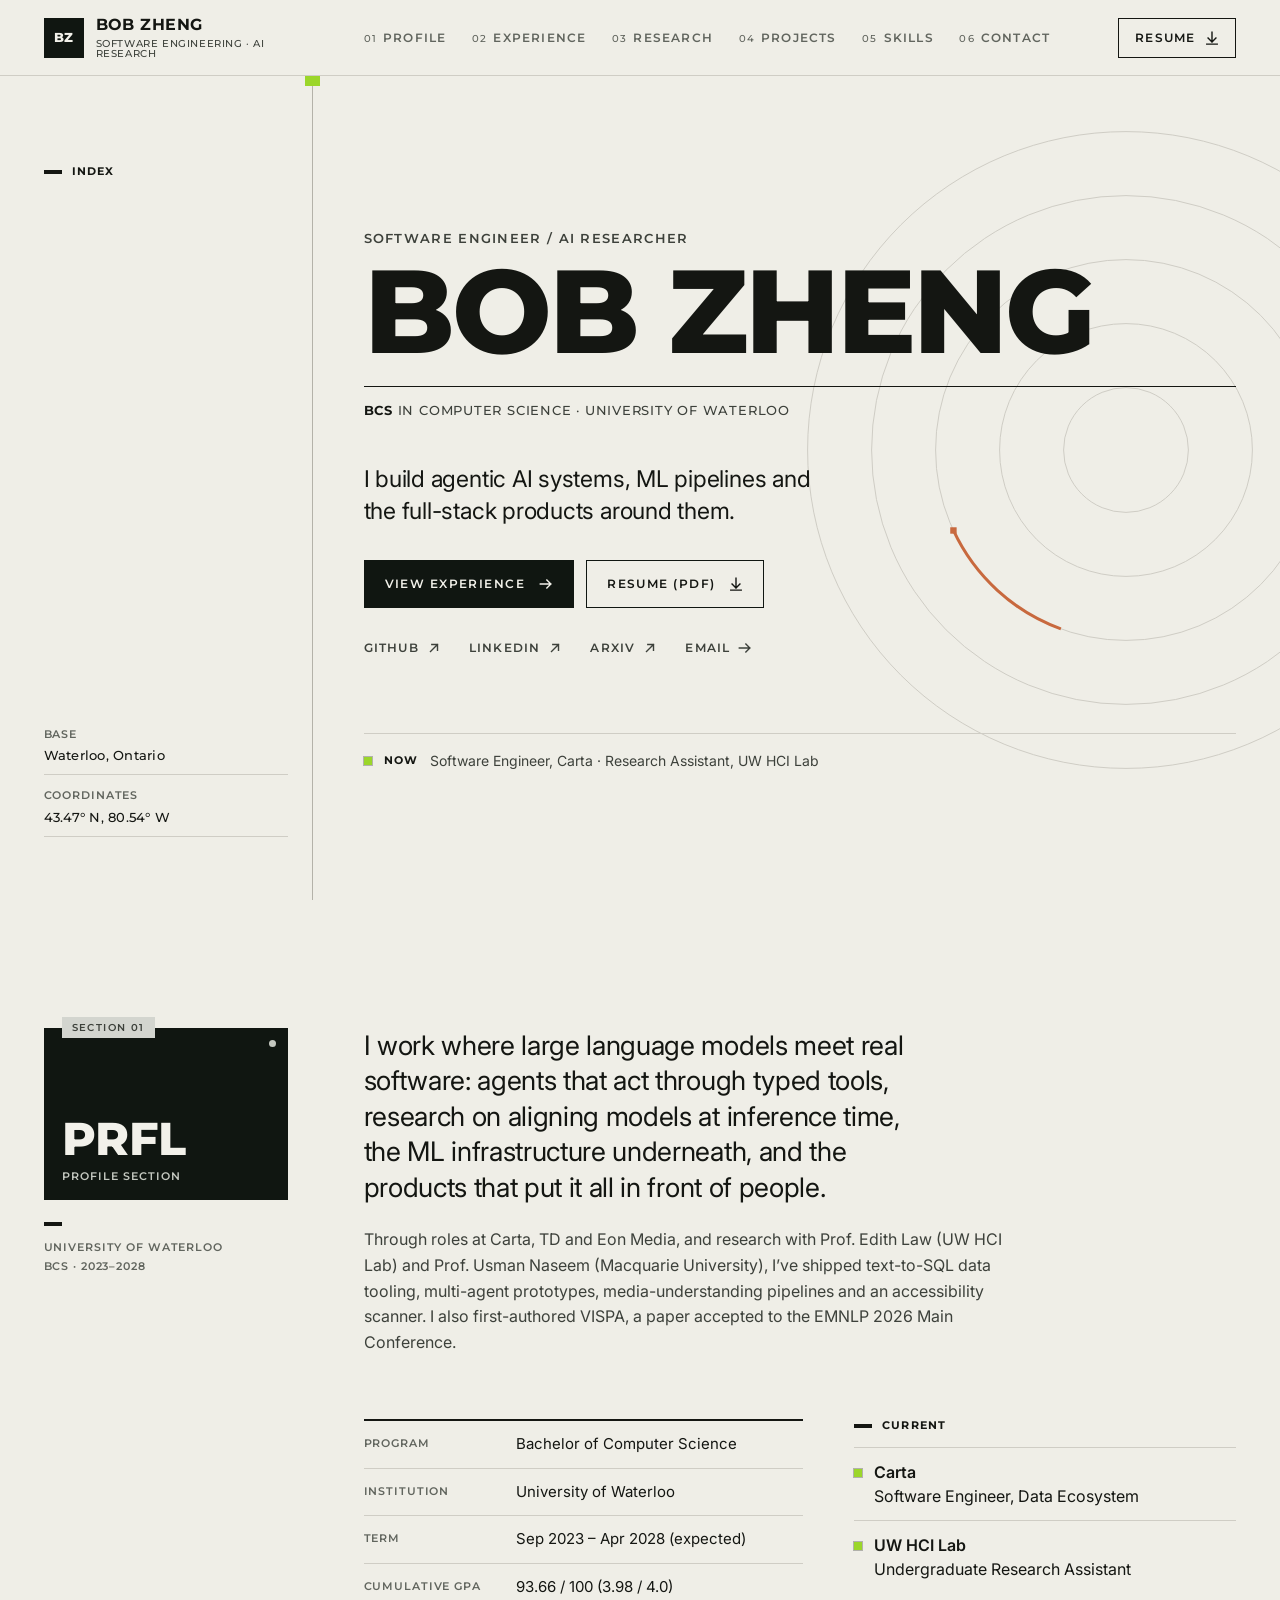
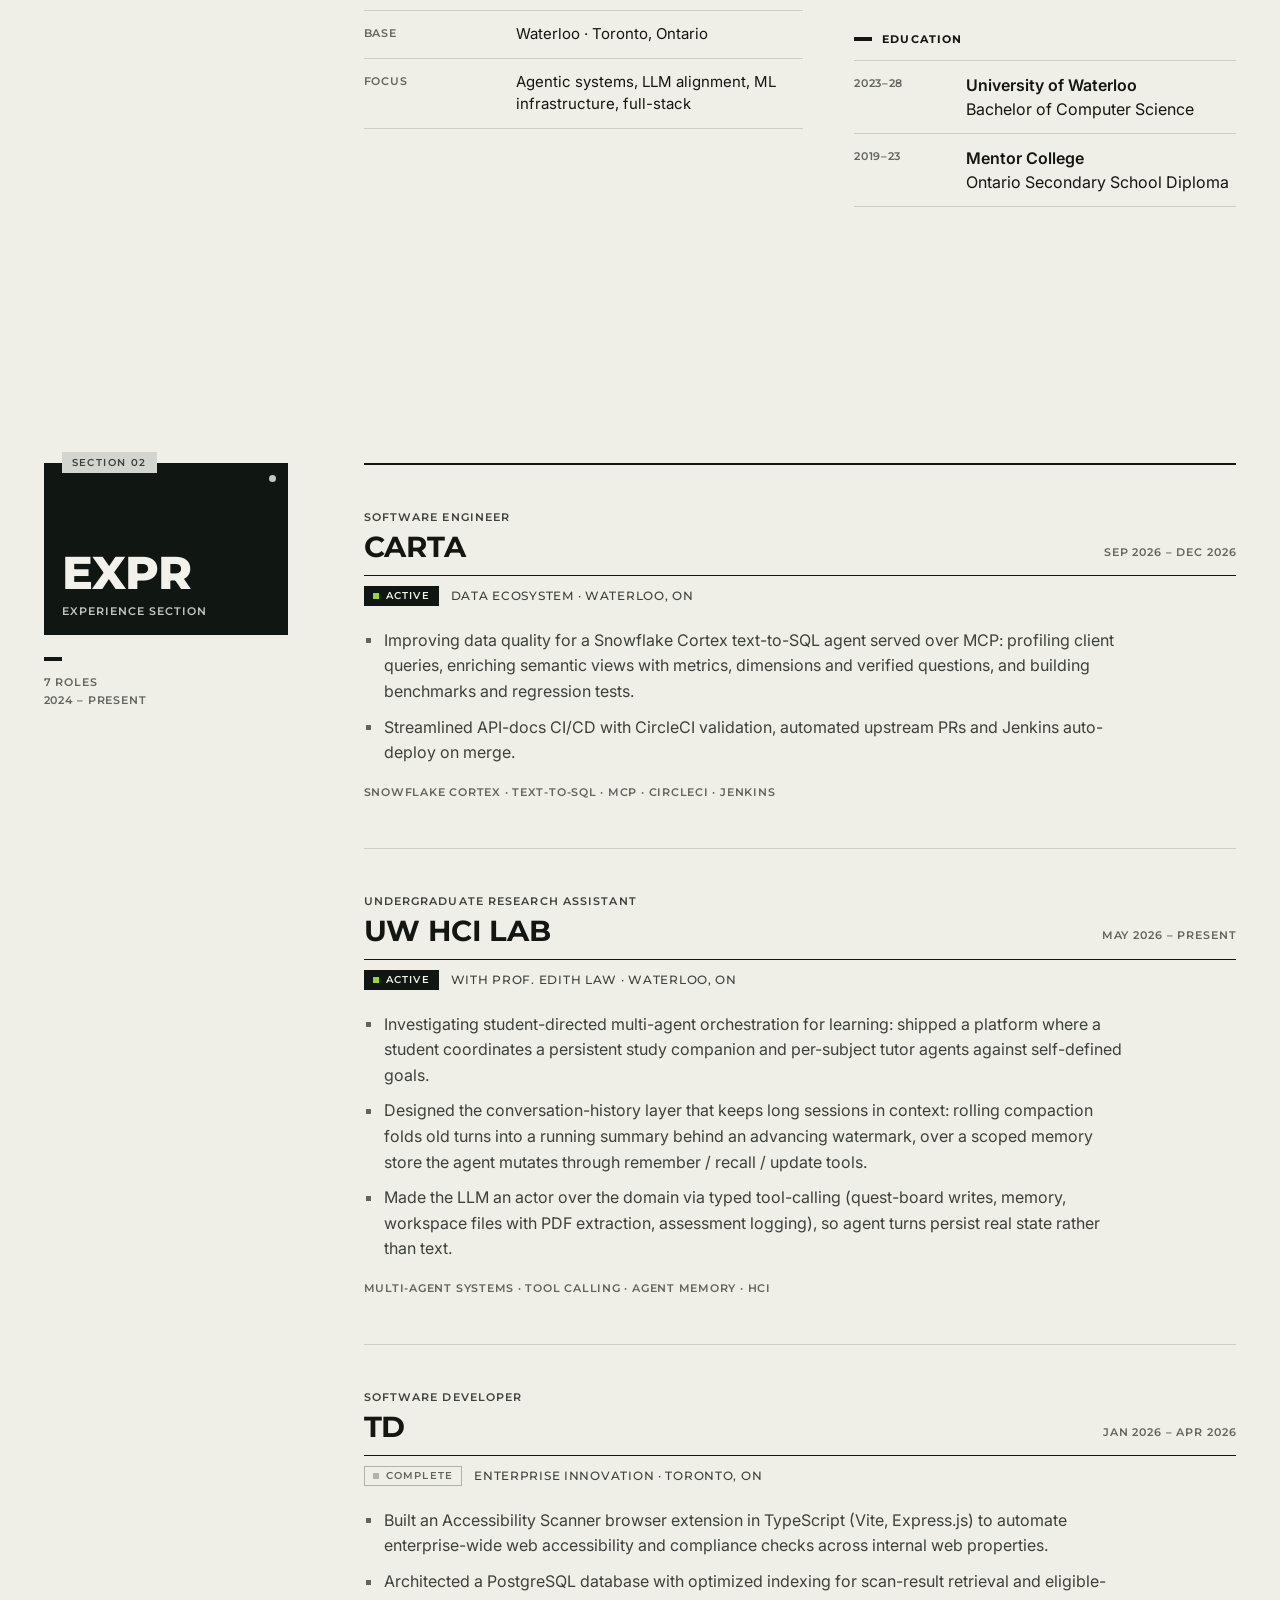
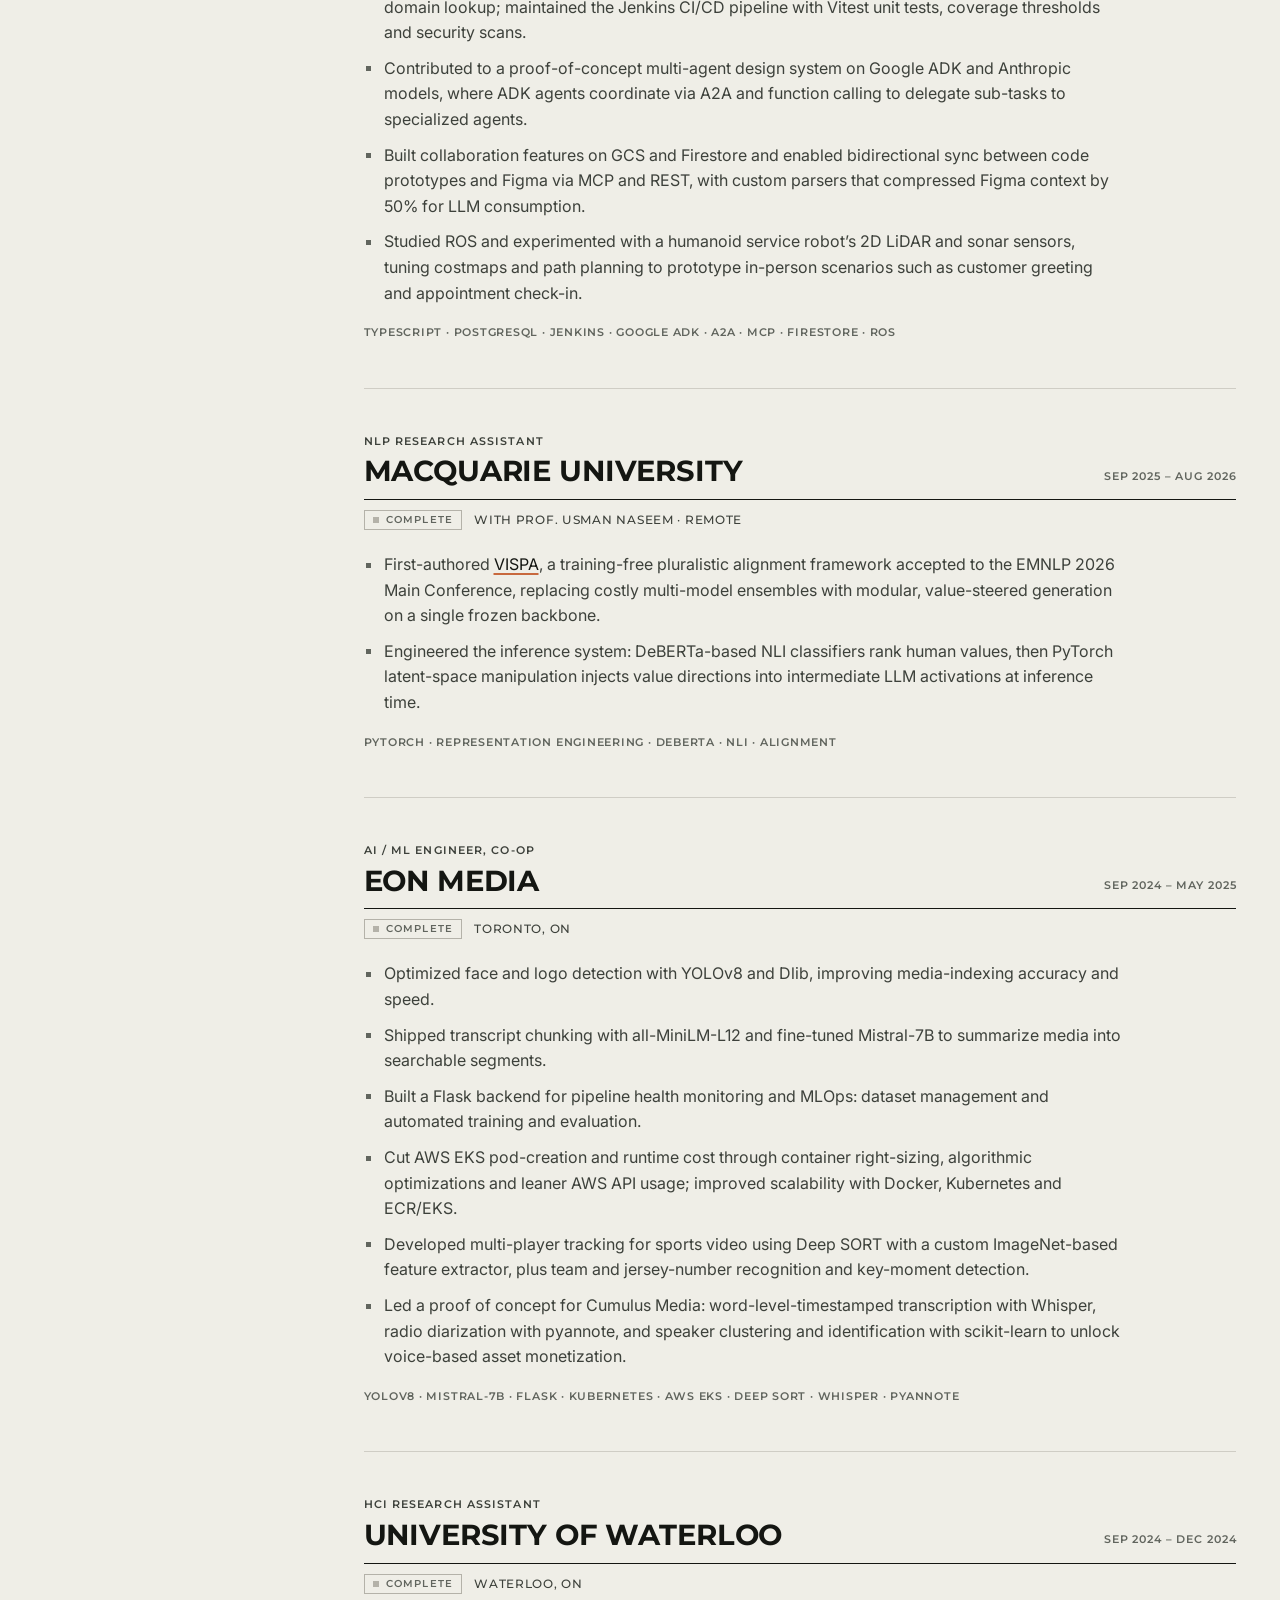
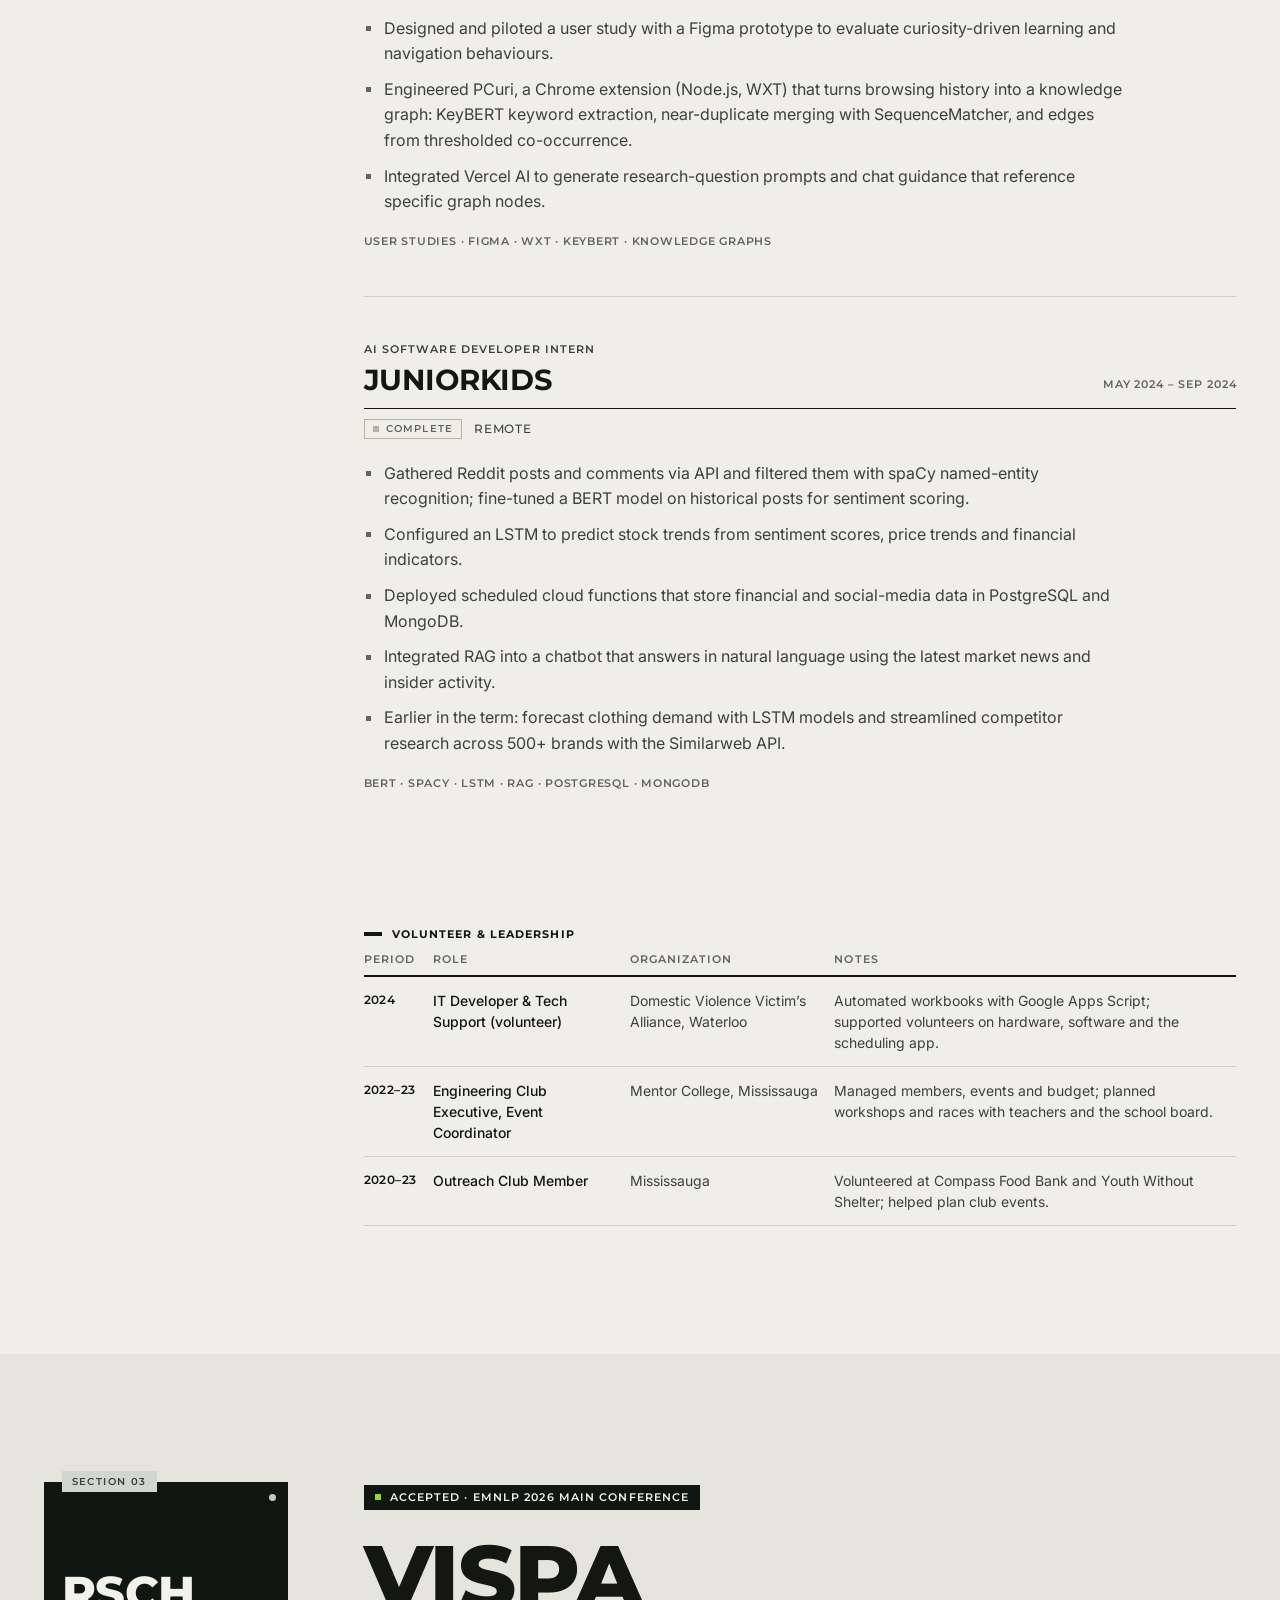
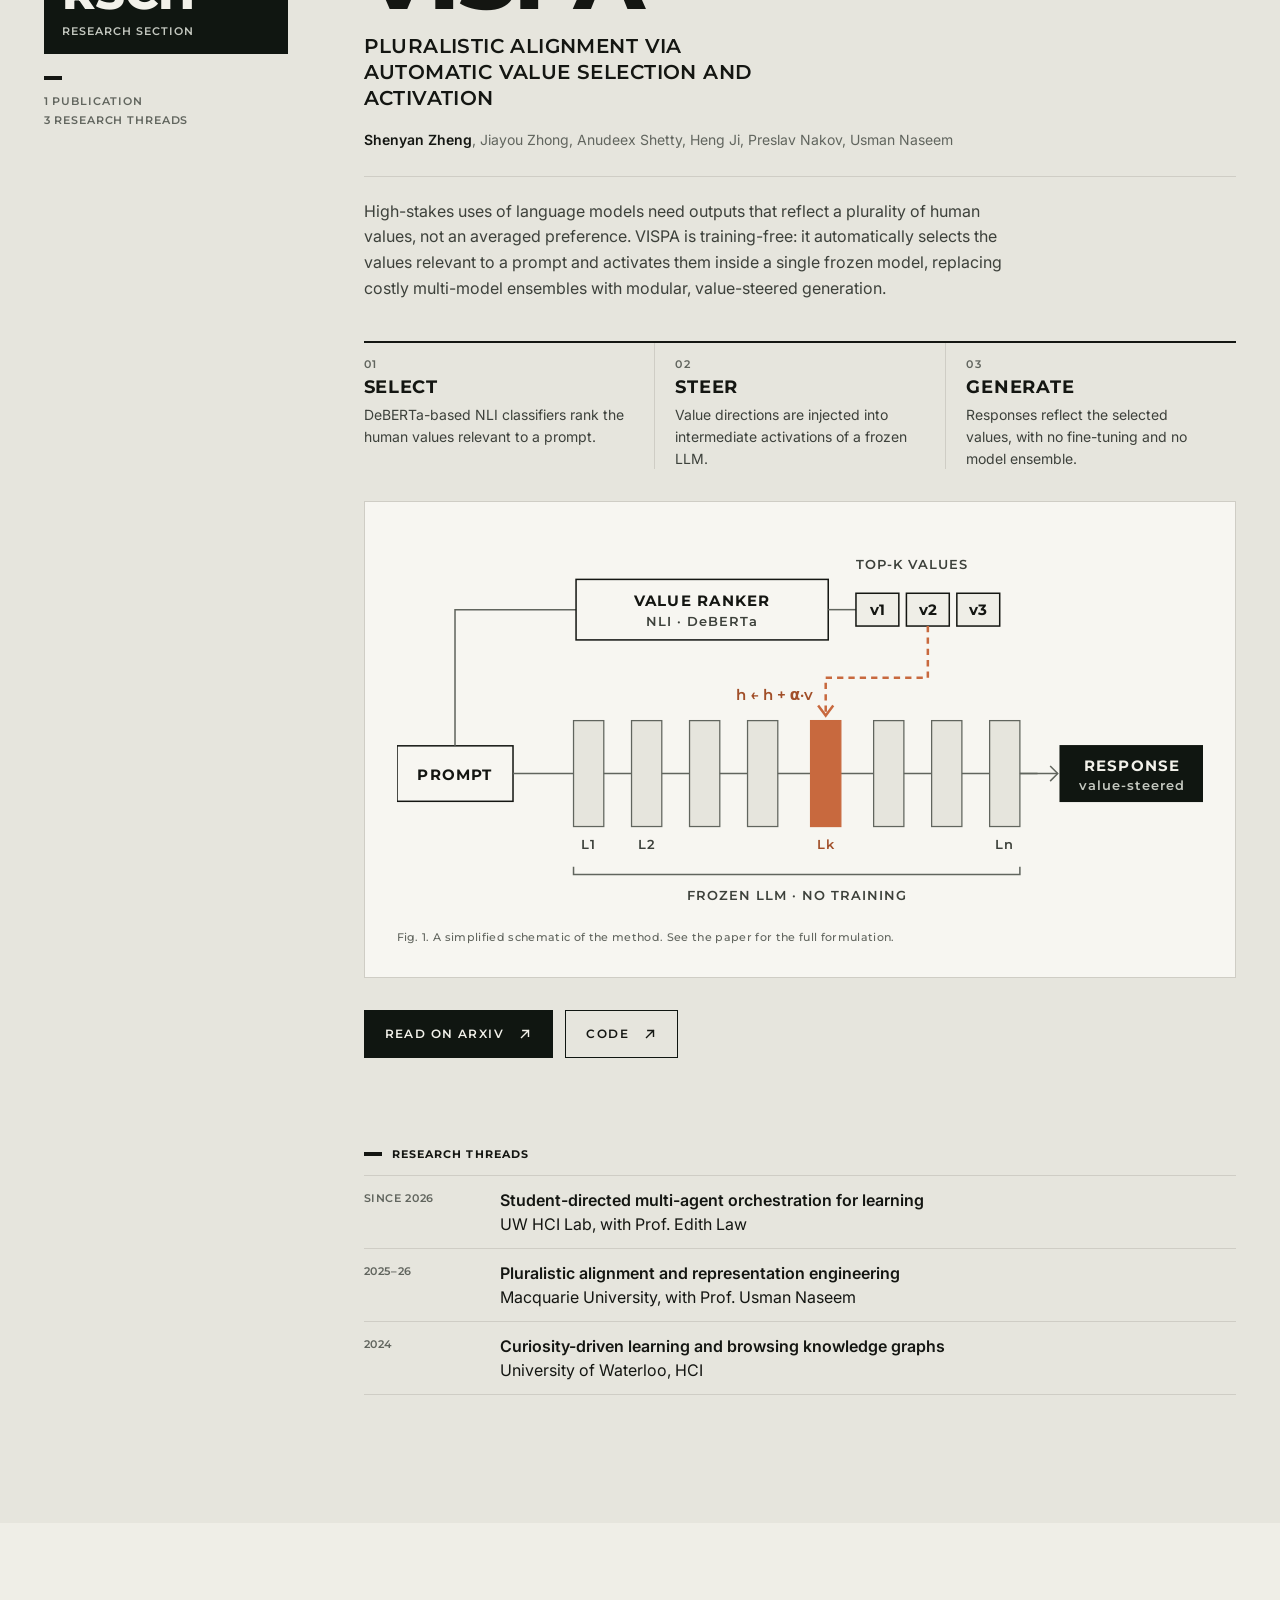
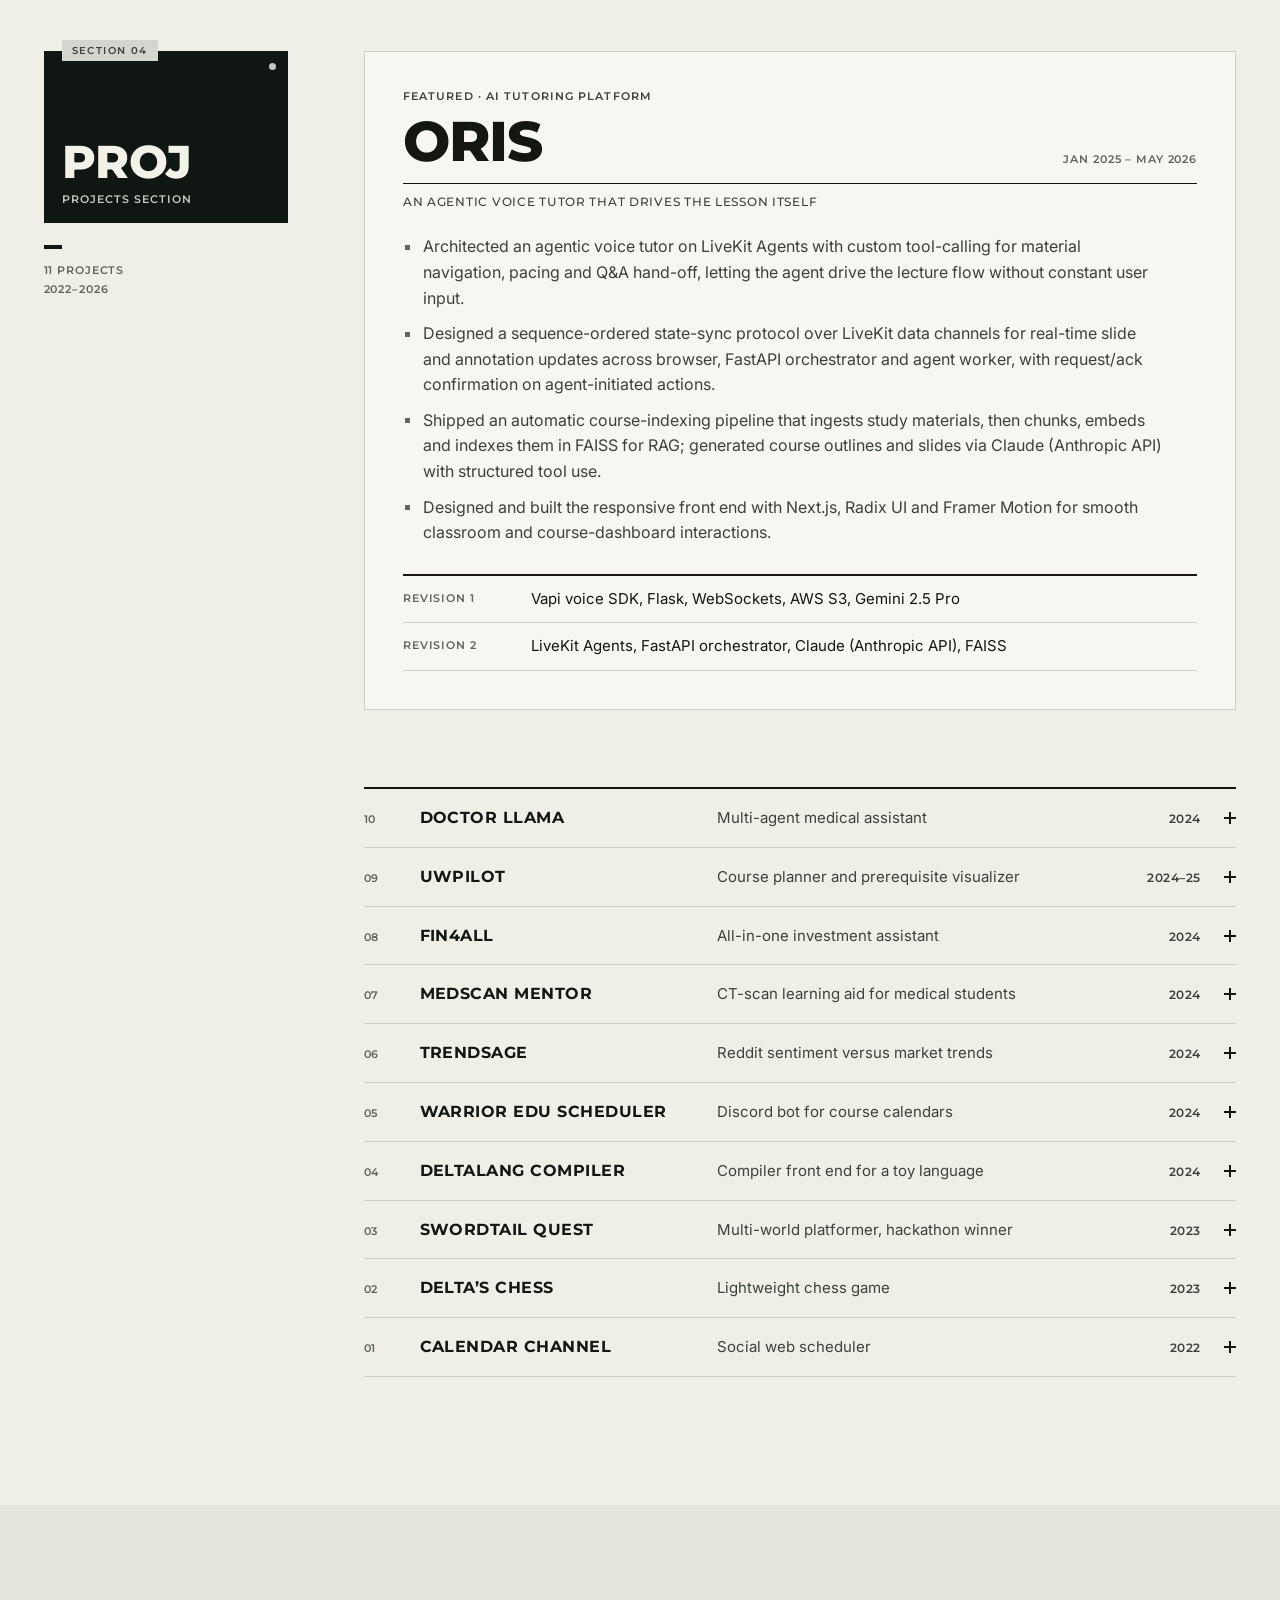
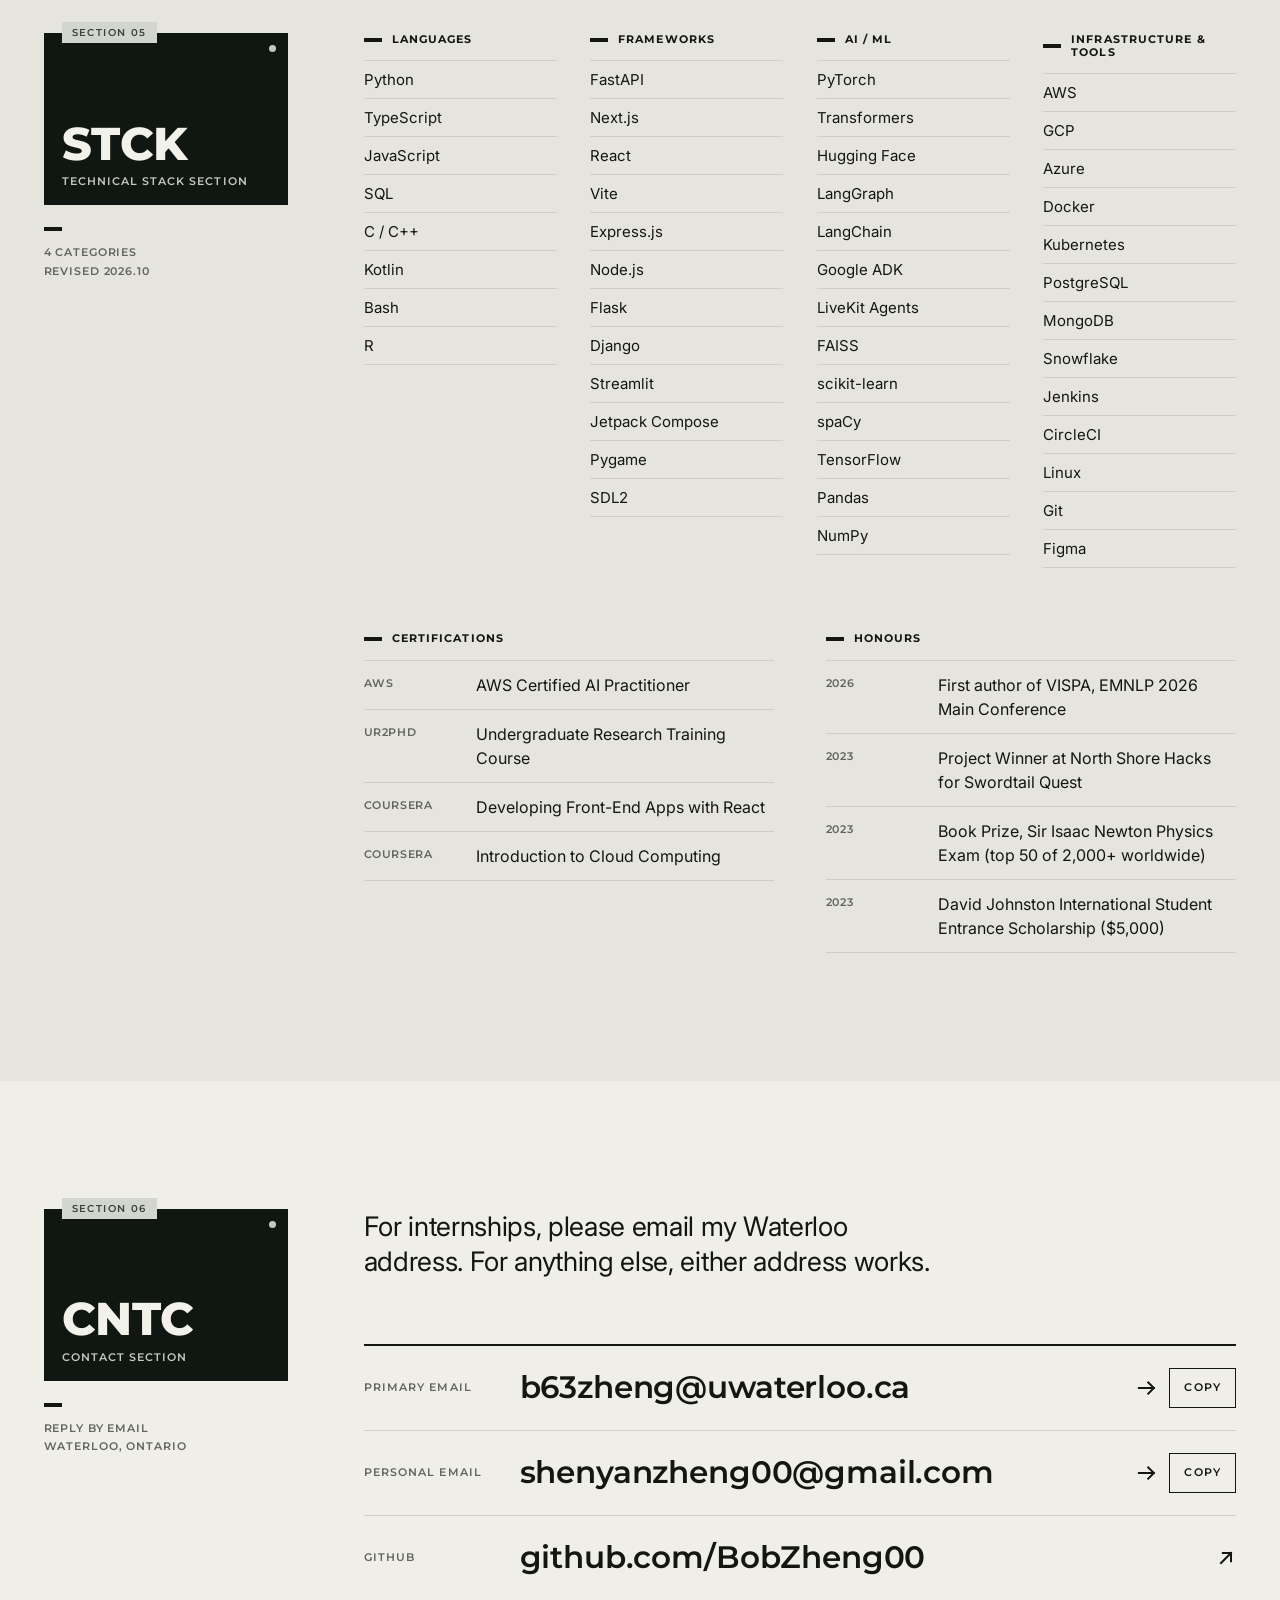
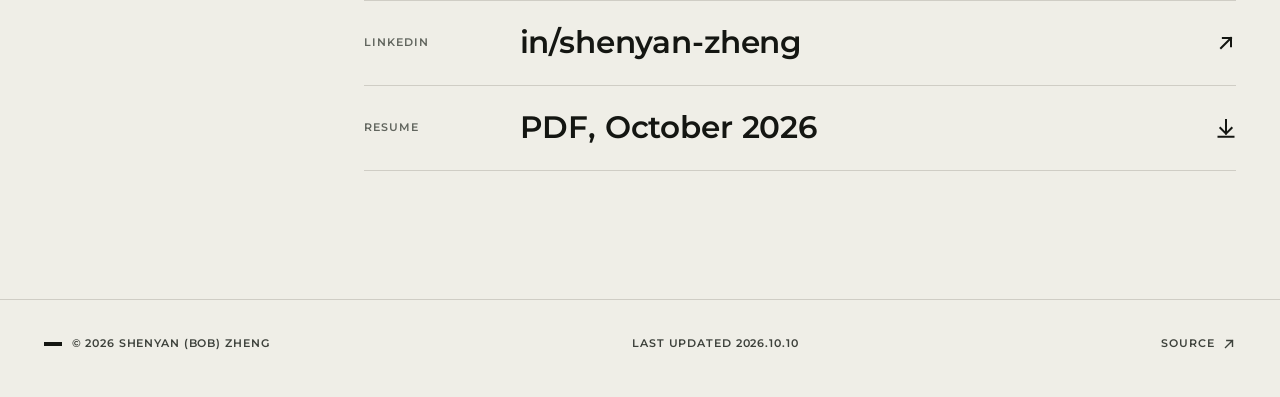
<file: index.html>
<!doctype html>
<html lang="en">
<head>
  <meta charset="utf-8">
  <meta name="viewport" content="width=device-width, initial-scale=1">
  <title>Bob Zheng | Software Engineer &amp; AI Researcher</title>
  <meta name="description" content="Shenyan (Bob) Zheng, Computer Science at the University of Waterloo. Software engineering and AI research: agentic systems, ML infrastructure and full-stack products.">
  <link rel="canonical" href="https://bobzheng.com/">
  <meta name="theme-color" content="#efeee7">
  <meta property="og:type" content="website">
  <meta property="og:site_name" content="Bob Zheng">
  <meta property="og:title" content="Bob Zheng | Software Engineer &amp; AI Researcher">
  <meta property="og:description" content="Computer Science at the University of Waterloo. Software engineering and AI research: agentic systems, ML infrastructure and full-stack products.">
  <meta property="og:url" content="https://bobzheng.com/">
  <meta property="og:image" content="https://bobzheng.com/assets/img/og-card.png">
  <meta property="og:image:width" content="1200">
  <meta property="og:image:height" content="630">
  <meta name="twitter:card" content="summary_large_image">
  <link rel="icon" href="assets/img/favicon.png" type="image/png">
  <link rel="apple-touch-icon" href="assets/img/apple-touch-icon.png">
  <link rel="preconnect" href="https://fonts.googleapis.com">
  <link rel="preconnect" href="https://fonts.gstatic.com" crossorigin>
  <link rel="stylesheet" href="https://fonts.googleapis.com/css2?family=Inter:opsz,wght@14..32,400..600&amp;family=Montserrat:wght@500..800&amp;display=swap">
  <link rel="stylesheet" href="assets/css/site.css">
  <script src="assets/js/site.js" defer></script>
  <script type="application/ld+json">
  {
    "@context": "https://schema.org",
    "@type": "Person",
    "name": "Shenyan (Bob) Zheng",
    "alternateName": "Bob Zheng",
    "url": "https://bobzheng.com/",
    "jobTitle": "Software Engineer",
    "affiliation": { "@type": "CollegeOrUniversity", "name": "University of Waterloo" },
    "sameAs": [
      "https://github.com/BobZheng00",
      "https://www.linkedin.com/in/shenyan-zheng-0ab064274/",
      "https://arxiv.org/abs/2601.12758"
    ]
  }
  </script>
</head>
<body>
  <a class="skip" href="#main">Skip to content</a>

  <svg class="sprite" aria-hidden="true" focusable="false">
    <symbol id="i-arrow" viewBox="0 0 16 16"><path d="M1.5 8h12M9 3.5 13.5 8 9 12.5"/></symbol>
    <symbol id="i-ext" viewBox="0 0 16 16"><path d="M4 12 12 4M5.5 4H12v6.5"/></symbol>
    <symbol id="i-down" viewBox="0 0 16 16"><path d="M8 1.5v11M3.5 8 8 12.5 12.5 8M2 15h12"/></symbol>
  </svg>

  <!-- ===================================================================== Header -->
  <header class="bar">
    <div class="bar__inner">
      <a class="brand" href="#top">
        <span class="brand__mark" aria-hidden="true">BZ</span>
        <span class="brand__text">
          <span class="brand__name">Bob Zheng</span>
          <span class="brand__tag">Software engineering · AI research</span>
        </span>
      </a>
      <nav class="nav" id="nav" aria-label="Sections">
        <ol class="nav__list">
          <li><a class="nav__link" href="#profile"><span class="nav__n">01</span>Profile</a></li>
          <li><a class="nav__link" href="#experience"><span class="nav__n">02</span>Experience</a></li>
          <li><a class="nav__link" href="#research"><span class="nav__n">03</span>Research</a></li>
          <li><a class="nav__link" href="#projects"><span class="nav__n">04</span>Projects</a></li>
          <li><a class="nav__link" href="#skills"><span class="nav__n">05</span>Skills</a></li>
          <li><a class="nav__link" href="#contact"><span class="nav__n">06</span>Contact</a></li>
        </ol>
      </nav>
      <a class="bar__cta" href="assets/docs/Shenyan_Bob_Zheng_Resume.pdf">Resume<svg class="ico" aria-hidden="true"><use href="#i-down"/></svg></a>
      <button class="menu" type="button" aria-expanded="false" aria-controls="nav">Menu</button>
    </div>
  </header>

  <!-- Fixed index rule (desktop): the lime marker shows scroll position -->
  <div class="rule" aria-hidden="true"><i class="rule__marker"></i></div>

  <main id="main" tabindex="-1">

    <!-- =================================================================== Hero -->
    <section class="hero" id="top" aria-labelledby="hero-name">
      <svg class="rings" viewBox="0 0 800 800" aria-hidden="true" focusable="false">
        <circle cx="400" cy="400" r="398"/>
        <circle cx="400" cy="400" r="318"/>
        <circle cx="400" cy="400" r="238"/>
        <circle cx="400" cy="400" r="158"/>
        <circle cx="400" cy="400" r="78"/>
        <path class="rings__arc" d="M318.6 623.6A238 238 0 0 1 184.3 500.6"/>
        <rect class="rings__dot" x="180.3" y="496.6" width="8" height="8"/>
      </svg>

      <div class="frame">
        <div class="frame__side">
          <p class="hero__index"><span class="dash" aria-hidden="true"></span>Index</p>
          <dl class="facts facts--side">
            <div><dt>Base</dt><dd>Waterloo, Ontario</dd></div>
            <div><dt>Coordinates</dt><dd>43.47° N, 80.54° W</dd></div>
          </dl>
        </div>

        <div class="frame__main hero__main">
          <div class="nametag nametag--hero">
            <p class="nametag__role">Software Engineer / AI Researcher</p>
            <h1 class="nametag__name" id="hero-name">Bob Zheng</h1>
            <p class="nametag__cred"><b>BCS</b> in Computer Science · University of Waterloo</p>
          </div>

          <p class="hero__lede">I build agentic AI systems, ML pipelines and the full-stack products around them.</p>

          <div class="hero__actions">
            <a class="btn" href="#experience">View experience<svg class="ico" aria-hidden="true"><use href="#i-arrow"/></svg></a>
            <a class="btn btn--quiet" href="assets/docs/Shenyan_Bob_Zheng_Resume.pdf">Resume (PDF)<svg class="ico" aria-hidden="true"><use href="#i-down"/></svg></a>
          </div>

          <ul class="links">
            <li><a href="https://github.com/BobZheng00">GitHub<svg class="ico" aria-hidden="true"><use href="#i-ext"/></svg></a></li>
            <li><a href="https://www.linkedin.com/in/shenyan-zheng-0ab064274/">LinkedIn<svg class="ico" aria-hidden="true"><use href="#i-ext"/></svg></a></li>
            <li><a href="https://arxiv.org/abs/2601.12758">arXiv<svg class="ico" aria-hidden="true"><use href="#i-ext"/></svg></a></li>
            <li><a href="mailto:b63zheng@uwaterloo.ca">Email<svg class="ico" aria-hidden="true"><use href="#i-arrow"/></svg></a></li>
          </ul>

          <p class="hero__status"><span class="lamp" aria-hidden="true"></span><span class="hero__status-k">Now</span><span data-current data-fallback="BCS student, University of Waterloo">Software Engineer, Carta · Research Assistant, UW HCI Lab</span></p>
        </div>
      </div>
    </section>

    <!-- ================================================================ Profile -->
    <section class="section" id="profile" aria-labelledby="profile-title">
      <div class="frame">
        <div class="frame__side">
          <div class="block">
            <p class="block__tab">Section 01</p>
            <p class="block__code" aria-hidden="true">PRFL</p>
            <h2 class="block__name" id="profile-title">Profile section</h2>
          </div>
          <p class="side-note">University of Waterloo<br>BCS · 2023–2028</p>
        </div>

        <div class="frame__main">
          <p class="lead">I work where large language models meet real software: agents that act through typed tools, research on aligning models at inference time, the ML infrastructure underneath, and the products that put it all in front of people.</p>
          <p class="body measure">Through roles at Carta, TD and Eon Media, and research with Prof. Edith Law (UW HCI Lab) and Prof. Usman Naseem (Macquarie University), I’ve shipped text-to-SQL data tooling, multi-agent prototypes, media-understanding pipelines and an accessibility scanner. I also first-authored VISPA, a paper accepted to the EMNLP 2026 Main Conference.</p>

          <div class="cols">
            <dl class="facts">
              <div><dt>Program</dt><dd>Bachelor of Computer Science</dd></div>
              <div><dt>Institution</dt><dd>University of Waterloo</dd></div>
              <div><dt>Term</dt><dd>Sep 2023 – Apr 2028 (expected)</dd></div>
              <div><dt>Cumulative GPA</dt><dd>93.66 / 100 (3.98 / 4.0)</dd></div>
              <div><dt>Base</dt><dd>Waterloo · Toronto, Ontario</dd></div>
              <div><dt>Focus</dt><dd>Agentic systems, LLM alignment, ML infrastructure, full-stack</dd></div>
            </dl>

            <div class="stack-v">
              <section class="list-block" aria-labelledby="current-title">
                <h3 class="label" id="current-title">Current</h3>
                <ul class="current">
                  <li data-start="2026-09" data-end="2026-12"><span class="lamp" aria-hidden="true"></span><span><b>Carta</b><br>Software Engineer, Data Ecosystem</span></li>
                  <li data-start="2026-05" data-end="present"><span class="lamp" aria-hidden="true"></span><span><b>UW HCI Lab</b><br>Undergraduate Research Assistant</span></li>
                  <li class="current__fallback"><span class="lamp" aria-hidden="true"></span><span><b>University of Waterloo</b><br>Bachelor of Computer Science</span></li>
                </ul>
              </section>
              <section class="list-block" aria-labelledby="edu-title">
                <h3 class="label" id="edu-title">Education</h3>
                <ul class="dated">
                  <li><span class="dated__when">2023–28</span><span><b>University of Waterloo</b><br>Bachelor of Computer Science</span></li>
                  <li><span class="dated__when">2019–23</span><span><b>Mentor College</b><br>Ontario Secondary School Diploma</span></li>
                </ul>
              </section>
            </div>
          </div>
        </div>
      </div>
    </section>

    <!-- ============================================================= Experience -->
    <section class="section" id="experience" aria-labelledby="experience-title">
      <div class="frame">
        <div class="frame__side">
          <div class="block">
            <p class="block__tab">Section 02</p>
            <p class="block__code" aria-hidden="true">EXPR</p>
            <h2 class="block__name" id="experience-title">Experience section</h2>
          </div>
          <p class="side-note">7 roles<br>2024 – present</p>
        </div>

        <div class="frame__main">
          <ol class="records">
            <li class="rec is-active" data-start="2026-09" data-end="2026-12" data-short="Software Engineer, Carta">
              <div class="nametag">
                <p class="nametag__role">Software Engineer</p>
                <h3 class="nametag__name">Carta</h3>
                <p class="nametag__cred"><span class="status" data-status>Active</span>Data Ecosystem · Waterloo, ON</p>
                <p class="nametag__when"><time datetime="2026-09">Sep 2026</time> – <time datetime="2026-12">Dec 2026</time></p>
              </div>
              <ul class="points">
                <li>Improving data quality for a Snowflake Cortex text-to-SQL agent served over MCP: profiling client queries, enriching semantic views with metrics, dimensions and verified questions, and building benchmarks and regression tests.</li>
                <li>Streamlined API-docs CI/CD with CircleCI validation, automated upstream PRs and Jenkins auto-deploy on merge.</li>
              </ul>
              <p class="stackline">Snowflake Cortex · Text-to-SQL · MCP · CircleCI · Jenkins</p>
            </li>

            <li class="rec is-active" data-start="2026-05" data-end="present" data-short="Research Assistant, UW HCI Lab">
              <div class="nametag">
                <p class="nametag__role">Undergraduate Research Assistant</p>
                <h3 class="nametag__name">UW HCI Lab</h3>
                <p class="nametag__cred"><span class="status" data-status>Active</span>With Prof. Edith Law · Waterloo, ON</p>
                <p class="nametag__when"><time datetime="2026-05">May 2026</time> – Present</p>
              </div>
              <ul class="points">
                <li>Investigating student-directed multi-agent orchestration for learning: shipped a platform where a student coordinates a persistent study companion and per-subject tutor agents against self-defined goals.</li>
                <li>Designed the conversation-history layer that keeps long sessions in context: rolling compaction folds old turns into a running summary behind an advancing watermark, over a scoped memory store the agent mutates through remember / recall / update tools.</li>
                <li>Made the LLM an actor over the domain via typed tool-calling (quest-board writes, memory, workspace files with PDF extraction, assessment logging), so agent turns persist real state rather than text.</li>
              </ul>
              <p class="stackline">Multi-agent systems · Tool calling · Agent memory · HCI</p>
            </li>

            <li class="rec" data-start="2026-01" data-end="2026-04" data-short="Software Developer, TD">
              <div class="nametag">
                <p class="nametag__role">Software Developer</p>
                <h3 class="nametag__name">TD</h3>
                <p class="nametag__cred"><span class="status" data-status>Complete</span>Enterprise Innovation · Toronto, ON</p>
                <p class="nametag__when"><time datetime="2026-01">Jan 2026</time> – <time datetime="2026-04">Apr 2026</time></p>
              </div>
              <ul class="points">
                <li>Built an Accessibility Scanner browser extension in TypeScript (Vite, Express.js) to automate enterprise-wide web accessibility and compliance checks across internal web properties.</li>
                <li>Architected a PostgreSQL database with optimized indexing for scan-result retrieval and eligible-domain lookup; maintained the Jenkins CI/CD pipeline with Vitest unit tests, coverage thresholds and security scans.</li>
                <li>Contributed to a proof-of-concept multi-agent design system on Google ADK and Anthropic models, where ADK agents coordinate via A2A and function calling to delegate sub-tasks to specialized agents.</li>
                <li>Built collaboration features on GCS and Firestore and enabled bidirectional sync between code prototypes and Figma via MCP and REST, with custom parsers that compressed Figma context by 50% for LLM consumption.</li>
                <li>Studied ROS and experimented with a humanoid service robot’s 2D LiDAR and sonar sensors, tuning costmaps and path planning to prototype in-person scenarios such as customer greeting and appointment check-in.</li>
              </ul>
              <p class="stackline">TypeScript · PostgreSQL · Jenkins · Google ADK · A2A · MCP · Firestore · ROS</p>
            </li>

            <li class="rec" data-start="2025-09" data-end="2026-08" data-short="Research Assistant, Macquarie University">
              <div class="nametag">
                <p class="nametag__role">NLP Research Assistant</p>
                <h3 class="nametag__name">Macquarie University</h3>
                <p class="nametag__cred"><span class="status" data-status>Complete</span>With Prof. Usman Naseem · Remote</p>
                <p class="nametag__when"><time datetime="2025-09">Sep 2025</time> – <time datetime="2026-08">Aug 2026</time></p>
              </div>
              <ul class="points">
                <li>First-authored <a href="#research">VISPA</a>, a training-free pluralistic alignment framework accepted to the EMNLP 2026 Main Conference, replacing costly multi-model ensembles with modular, value-steered generation on a single frozen backbone.</li>
                <li>Engineered the inference system: DeBERTa-based NLI classifiers rank human values, then PyTorch latent-space manipulation injects value directions into intermediate LLM activations at inference time.</li>
              </ul>
              <p class="stackline">PyTorch · Representation engineering · DeBERTa · NLI · Alignment</p>
            </li>

            <li class="rec" data-start="2024-09" data-end="2025-05" data-short="ML Engineer, Eon Media">
              <div class="nametag">
                <p class="nametag__role">AI / ML Engineer, Co-op</p>
                <h3 class="nametag__name">Eon Media</h3>
                <p class="nametag__cred"><span class="status" data-status>Complete</span>Toronto, ON</p>
                <p class="nametag__when"><time datetime="2024-09">Sep 2024</time> – <time datetime="2025-05">May 2025</time></p>
              </div>
              <ul class="points">
                <li>Optimized face and logo detection with YOLOv8 and Dlib, improving media-indexing accuracy and speed.</li>
                <li>Shipped transcript chunking with all-MiniLM-L12 and fine-tuned Mistral-7B to summarize media into searchable segments.</li>
                <li>Built a Flask backend for pipeline health monitoring and MLOps: dataset management and automated training and evaluation.</li>
                <li>Cut AWS EKS pod-creation and runtime cost through container right-sizing, algorithmic optimizations and leaner AWS API usage; improved scalability with Docker, Kubernetes and ECR/EKS.</li>
                <li>Developed multi-player tracking for sports video using Deep SORT with a custom ImageNet-based feature extractor, plus team and jersey-number recognition and key-moment detection.</li>
                <li>Led a proof of concept for Cumulus Media: word-level-timestamped transcription with Whisper, radio diarization with pyannote, and speaker clustering and identification with scikit-learn to unlock voice-based asset monetization.</li>
              </ul>
              <p class="stackline">YOLOv8 · Mistral-7B · Flask · Kubernetes · AWS EKS · Deep SORT · Whisper · pyannote</p>
            </li>

            <li class="rec" data-start="2024-09" data-end="2024-12" data-short="Research Assistant, University of Waterloo">
              <div class="nametag">
                <p class="nametag__role">HCI Research Assistant</p>
                <h3 class="nametag__name">University of Waterloo</h3>
                <p class="nametag__cred"><span class="status" data-status>Complete</span>Waterloo, ON</p>
                <p class="nametag__when"><time datetime="2024-09">Sep 2024</time> – <time datetime="2024-12">Dec 2024</time></p>
              </div>
              <ul class="points">
                <li>Designed and piloted a user study with a Figma prototype to evaluate curiosity-driven learning and navigation behaviours.</li>
                <li>Engineered PCuri, a Chrome extension (Node.js, WXT) that turns browsing history into a knowledge graph: KeyBERT keyword extraction, near-duplicate merging with SequenceMatcher, and edges from thresholded co-occurrence.</li>
                <li>Integrated Vercel AI to generate research-question prompts and chat guidance that reference specific graph nodes.</li>
              </ul>
              <p class="stackline">User studies · Figma · WXT · KeyBERT · Knowledge graphs</p>
            </li>

            <li class="rec" data-start="2024-05" data-end="2024-09" data-short="AI Developer Intern, JuniorKids">
              <div class="nametag">
                <p class="nametag__role">AI Software Developer Intern</p>
                <h3 class="nametag__name">JuniorKids</h3>
                <p class="nametag__cred"><span class="status" data-status>Complete</span>Remote</p>
                <p class="nametag__when"><time datetime="2024-05">May 2024</time> – <time datetime="2024-09">Sep 2024</time></p>
              </div>
              <ul class="points">
                <li>Gathered Reddit posts and comments via API and filtered them with spaCy named-entity recognition; fine-tuned a BERT model on historical posts for sentiment scoring.</li>
                <li>Configured an LSTM to predict stock trends from sentiment scores, price trends and financial indicators.</li>
                <li>Deployed scheduled cloud functions that store financial and social-media data in PostgreSQL and MongoDB.</li>
                <li>Integrated RAG into a chatbot that answers in natural language using the latest market news and insider activity.</li>
                <li>Earlier in the term: forecast clothing demand with LSTM models and streamlined competitor research across 500+ brands with the Similarweb API.</li>
              </ul>
              <p class="stackline">BERT · spaCy · LSTM · RAG · PostgreSQL · MongoDB</p>
            </li>
          </ol>

          <section class="earlier" aria-labelledby="earlier-title">
            <h3 class="label" id="earlier-title">Volunteer &amp; leadership</h3>
            <table class="table">
              <thead><tr><th scope="col">Period</th><th scope="col">Role</th><th scope="col">Organization</th><th scope="col">Notes</th></tr></thead>
              <tbody>
                <tr><td>2024</td><td>IT Developer &amp; Tech Support (volunteer)</td><td>Domestic Violence Victim’s Alliance, Waterloo</td><td>Automated workbooks with Google Apps Script; supported volunteers on hardware, software and the scheduling app.</td></tr>
                <tr><td>2022–23</td><td>Engineering Club Executive, Event Coordinator</td><td>Mentor College, Mississauga</td><td>Managed members, events and budget; planned workshops and races with teachers and the school board.</td></tr>
                <tr><td>2020–23</td><td>Outreach Club Member</td><td>Mississauga</td><td>Volunteered at Compass Food Bank and Youth Without Shelter; helped plan club events.</td></tr>
              </tbody>
            </table>
          </section>
        </div>
      </div>
    </section>

    <!-- =============================================================== Research -->
    <section class="section section--sunk" id="research" aria-labelledby="research-title">
      <div class="frame">
        <div class="frame__side">
          <div class="block">
            <p class="block__tab">Section 03</p>
            <p class="block__code" aria-hidden="true">RSCH</p>
            <h2 class="block__name" id="research-title">Research section</h2>
          </div>
          <p class="side-note">1 publication<br>3 research threads</p>
        </div>

        <div class="frame__main">
          <article class="paper" aria-labelledby="vispa-title">
            <p class="flag">Accepted · EMNLP 2026 Main Conference</p>
            <h3 class="paper__title" id="vispa-title"><span class="paper__acronym">VISPA</span><span class="paper__full">Pluralistic Alignment via Automatic Value Selection and Activation</span></h3>
            <p class="paper__authors"><b>Shenyan Zheng</b>, Jiayou Zhong, Anudeex Shetty, Heng Ji, Preslav Nakov, Usman Naseem</p>
            <p class="body measure">High-stakes uses of language models need outputs that reflect a plurality of human values, not an averaged preference. VISPA is training-free: it automatically selects the values relevant to a prompt and activates them inside a single frozen model, replacing costly multi-model ensembles with modular, value-steered generation.</p>

            <ol class="steps">
              <li><span class="steps__n">01</span><span class="steps__k">Select</span><span class="steps__v">DeBERTa-based NLI classifiers rank the human values relevant to a prompt.</span></li>
              <li><span class="steps__n">02</span><span class="steps__k">Steer</span><span class="steps__v">Value directions are injected into intermediate activations of a frozen LLM.</span></li>
              <li><span class="steps__n">03</span><span class="steps__k">Generate</span><span class="steps__v">Responses reflect the selected values, with no fine-tuning and no model ensemble.</span></li>
            </ol>

            <figure class="figure">
              <svg class="schematic" viewBox="0 0 640 300" role="img" aria-labelledby="fig-title">
                <title id="fig-title">Simplified schematic: a value ranker selects top-k values for a prompt, and their directions are added to one intermediate layer of a frozen language model.</title>
                <rect class="s-box" x="0" y="168" width="92" height="44"/>
                <text class="s-label" x="46" y="195" text-anchor="middle">PROMPT</text>
                <path class="s-line" d="M46 168V60h96"/>
                <rect class="s-box" x="142" y="36" width="200" height="48"/>
                <text class="s-label" x="242" y="57" text-anchor="middle">VALUE RANKER</text>
                <text class="s-sub" x="242" y="73" text-anchor="middle">NLI · DeBERTa</text>
                <path class="s-line" d="M342 60h22"/>
                <text class="s-sub" x="364" y="28">TOP-K VALUES</text>
                <rect class="s-chip" x="364" y="47" width="34" height="26"/><text class="s-chip-t" x="381" y="64" text-anchor="middle">v1</text>
                <rect class="s-chip" x="404" y="47" width="34" height="26"/><text class="s-chip-t" x="421" y="64" text-anchor="middle">v2</text>
                <rect class="s-chip" x="444" y="47" width="34" height="26"/><text class="s-chip-t" x="461" y="64" text-anchor="middle">v3</text>
                <path class="s-inject" d="M421 73v41H340v28"/>
                <path class="s-inject-head" d="m334 136 6 8 6-8"/>
                <text class="s-eq" x="330" y="132" text-anchor="end">h ← h + α·v</text>
                <path class="s-line" d="M92 190h416"/>
                <g class="s-layers">
                  <rect x="140" y="148" width="24" height="84"/><rect x="186" y="148" width="24" height="84"/>
                  <rect x="232" y="148" width="24" height="84"/><rect x="278" y="148" width="24" height="84"/>
                  <rect class="is-hit" x="328" y="148" width="24" height="84"/><rect x="378" y="148" width="24" height="84"/>
                  <rect x="424" y="148" width="24" height="84"/><rect x="470" y="148" width="24" height="84"/>
                </g>
                <text class="s-sub" x="152" y="250" text-anchor="middle">L1</text>
                <text class="s-sub" x="198" y="250" text-anchor="middle">L2</text>
                <text class="s-sub s-hit" x="340" y="250" text-anchor="middle">Lk</text>
                <text class="s-sub" x="482" y="250" text-anchor="middle">Ln</text>
                <path class="s-rule" d="M140 264v6h354v-6"/>
                <text class="s-sub" x="317" y="290" text-anchor="middle">FROZEN LLM · NO TRAINING</text>
                <path class="s-line" d="M494 190h30"/>
                <path class="s-line" d="m518 184 6 6-6 6"/>
                <rect class="s-box s-box--out" x="526" y="168" width="114" height="44"/>
                <text class="s-label s-label--inv" x="583" y="188" text-anchor="middle">RESPONSE</text>
                <text class="s-sub s-sub--inv" x="583" y="203" text-anchor="middle">value-steered</text>
              </svg>
              <figcaption>Fig. 1. A simplified schematic of the method. See the paper for the full formulation.</figcaption>
            </figure>

            <p class="actions-row">
              <a class="btn" href="https://arxiv.org/abs/2601.12758">Read on arXiv<svg class="ico" aria-hidden="true"><use href="#i-ext"/></svg></a>
              <a class="btn btn--quiet" href="https://github.com/BobZheng00/pluralistic-vispa">Code<svg class="ico" aria-hidden="true"><use href="#i-ext"/></svg></a>
            </p>
          </article>

          <section class="threads" aria-labelledby="threads-title">
            <h3 class="label" id="threads-title">Research threads</h3>
            <ul class="dated dated--wide">
              <li><span class="dated__when">Since 2026</span><span><b>Student-directed multi-agent orchestration for learning</b><br>UW HCI Lab, with Prof. Edith Law</span></li>
              <li><span class="dated__when">2025–26</span><span><b>Pluralistic alignment and representation engineering</b><br>Macquarie University, with Prof. Usman Naseem</span></li>
              <li><span class="dated__when">2024</span><span><b>Curiosity-driven learning and browsing knowledge graphs</b><br>University of Waterloo, HCI</span></li>
            </ul>
          </section>
        </div>
      </div>
    </section>

    <!-- =============================================================== Projects -->
    <section class="section" id="projects" aria-labelledby="projects-title">
      <div class="frame">
        <div class="frame__side">
          <div class="block">
            <p class="block__tab">Section 04</p>
            <p class="block__code" aria-hidden="true">PROJ</p>
            <h2 class="block__name" id="projects-title">Projects section</h2>
          </div>
          <p class="side-note">11 projects<br>2022–2026</p>
        </div>

        <div class="frame__main">
          <article class="panel" aria-labelledby="oris-title">
            <div class="nametag">
              <p class="nametag__role">Featured · AI tutoring platform</p>
              <h3 class="nametag__name" id="oris-title">ORIS</h3>
              <p class="nametag__cred">An agentic voice tutor that drives the lesson itself</p>
              <p class="nametag__when"><time datetime="2025-01">Jan 2025</time> – <time datetime="2026-05">May 2026</time></p>
            </div>
            <ul class="points">
              <li>Architected an agentic voice tutor on LiveKit Agents with custom tool-calling for material navigation, pacing and Q&amp;A hand-off, letting the agent drive the lecture flow without constant user input.</li>
              <li>Designed a sequence-ordered state-sync protocol over LiveKit data channels for real-time slide and annotation updates across browser, FastAPI orchestrator and agent worker, with request/ack confirmation on agent-initiated actions.</li>
              <li>Shipped an automatic course-indexing pipeline that ingests study materials, then chunks, embeds and indexes them in FAISS for RAG; generated course outlines and slides via Claude (Anthropic API) with structured tool use.</li>
              <li>Designed and built the responsive front end with Next.js, Radix UI and Framer Motion for smooth classroom and course-dashboard interactions.</li>
            </ul>
            <dl class="facts facts--inline">
              <div><dt>Revision 1</dt><dd>Vapi voice SDK, Flask, WebSockets, AWS S3, Gemini 2.5 Pro</dd></div>
              <div><dt>Revision 2</dt><dd>LiveKit Agents, FastAPI orchestrator, Claude (Anthropic API), FAISS</dd></div>
            </dl>
          </article>

          <div class="index">
            <details class="op">
              <summary><span class="op__row"><span class="op__n">10</span><span class="op__name">Doctor Llama</span><span class="op__brief">Multi-agent medical assistant</span><span class="op__year">2024</span><span class="op__toggle" aria-hidden="true"></span></span></summary>
              <div class="op__body">
                <p class="op__meta">MetaLlamaHack 2024 · Nov 2024 · Llama, RAG, Streamlit</p>
                <ul class="points">
                  <li>Built a multi-agent medical assistant with voice interaction, real-time transcription and medical-term extraction via Clinical-AI-Apollo/Medical-NER.</li>
                  <li>Implemented a RAG agent using the PubMed API and fine-tuned Llama3-OpenBioLLM-70B to answer symptom- and disease-related questions.</li>
                  <li>Developed a vision agent that retrieves medical images via DuckDuckGo and uses Llama-3.2-11B-Vision to write accessible, patient-friendly descriptions.</li>
                </ul>
              </div>
            </details>

            <details class="op">
              <summary><span class="op__row"><span class="op__n">09</span><span class="op__name">UWPilot</span><span class="op__brief">Course planner and prerequisite visualizer</span><span class="op__year">2024–25</span><span class="op__toggle" aria-hidden="true"></span></span></summary>
              <div class="op__body">
                <p class="op__meta">Desktop app · Sep 2024 – Jan 2025 · Kotlin, Jetpack Compose, Ktor</p>
                <ul class="points">
                  <li>Built a cross-platform desktop app in Kotlin and Jetpack Compose Desktop with a multi-module architecture for UWaterloo course planning and prerequisite visualization.</li>
                  <li>Integrated the UWaterloo Open Data API via Ktor and coroutines for real-time course schedule and enrollment data.</li>
                  <li>Implemented persistence with SQLDelight and MongoDB for user profiles and multi-term course tracking; shipped email and calendar features with Jakarta Mail.</li>
                  <li>Designed the UI in Figma, with custom theming, sidebar navigation and interactive prerequisite graphs via Compose state, and packaged Windows, macOS and Linux builds with Gradle.</li>
                </ul>
              </div>
            </details>

            <details class="op">
              <summary><span class="op__row"><span class="op__n">08</span><span class="op__name">Fin4All</span><span class="op__brief">All-in-one investment assistant</span><span class="op__year">2024</span><span class="op__toggle" aria-hidden="true"></span></span></summary>
              <div class="op__body">
                <p class="op__meta">Hack the 6ix · Aug 2024 · LangChain, RAG, Django</p>
                <ul class="points">
                  <li>Built a Streamlit app with financial trend charts and an integrated chatbot for ticker Q&amp;A.</li>
                  <li>Implemented a LangChain RAG agent over embedded news headlines, indexed in MongoDB Atlas Vector Search for low-latency retrieval.</li>
                  <li>Developed Django APIs for ingestion and analytics, pulling real-time market data from Finnhub and Yahoo Finance.</li>
                  <li>Fine-tuned FinGPT (on Llama-2) for ticker-specific sentiment, complemented by VADER for lightweight scoring; deployed to GCP Cloud Run via Docker and GitHub Actions.</li>
                </ul>
                <p class="op__links"><a href="https://devpost.com/software/fin4all">Devpost<svg class="ico" aria-hidden="true"><use href="#i-ext"/></svg></a><a href="https://github.com/Sam120204/Fin4All">GitHub<svg class="ico" aria-hidden="true"><use href="#i-ext"/></svg></a></p>
              </div>
            </details>

            <details class="op">
              <summary><span class="op__row"><span class="op__n">07</span><span class="op__name">MedScan Mentor</span><span class="op__brief">CT-scan learning aid for medical students</span><span class="op__year">2024</span><span class="op__toggle" aria-hidden="true"></span></span></summary>
              <div class="op__body">
                <p class="op__meta">Ignition Hacks 2024 · Aug 2024 · YOLOv5, RAG, MongoDB</p>
                <ul class="points">
                  <li>Used YOLOv5 for real-time detection of brain tumours in CT scans to support medical students’ self-learning.</li>
                  <li>Incorporated RAG over PubMed to bring up-to-date, relevant medical literature into the learning flow.</li>
                  <li>Designed the MongoDB data architecture for user data and interaction history.</li>
                </ul>
                <p class="op__links"><a href="https://devpost.com/software/medscan-mentor">Devpost<svg class="ico" aria-hidden="true"><use href="#i-ext"/></svg></a><a href="https://github.com/BobZheng00/MedScan-Mentor">GitHub<svg class="ico" aria-hidden="true"><use href="#i-ext"/></svg></a></p>
              </div>
            </details>

            <details class="op">
              <summary><span class="op__row"><span class="op__n">06</span><span class="op__name">TrendSage</span><span class="op__brief">Reddit sentiment versus market trends</span><span class="op__year">2024</span><span class="op__toggle" aria-hidden="true"></span></span></summary>
              <div class="op__body">
                <p class="op__meta">Team project · May 2024 · Python, Streamlit, AWS</p>
                <ul class="points">
                  <li>Collected Reddit posts and comments with the Python Reddit API Wrapper and scored sentiment with VADER and TextBlob.</li>
                  <li>Deployed with Streamlit, Docker and AWS, using MongoDB for data and Google Cloud Scheduler to automate data fetching.</li>
                  <li>Built an analysis system and chatbot recommending tickers with three-day, one-week and one-month insights.</li>
                </ul>
                <p class="op__links"><a href="https://github.com/Sam120204/Stock_Trading_Reddit">GitHub<svg class="ico" aria-hidden="true"><use href="#i-ext"/></svg></a></p>
              </div>
            </details>

            <details class="op">
              <summary><span class="op__row"><span class="op__n">05</span><span class="op__name">Warrior Edu Scheduler</span><span class="op__brief">Discord bot for course calendars</span><span class="op__year">2024</span><span class="op__toggle" aria-hidden="true"></span></span></summary>
              <div class="op__body">
                <p class="op__meta">Discord bot · Feb 2024 · Node.js, TypeScript</p>
                <ul class="points">
                  <li>Built a Discord bot with Node.js and REST APIs so users can create, delete and share calendar events with quick commands.</li>
                  <li>Used HTML parsing for fast course-information lookup, bringing academic schedules straight into users’ calendars.</li>
                </ul>
                <p class="op__links"><a href="https://github.com/BobZheng00/WarriorEduScheduler">GitHub<svg class="ico" aria-hidden="true"><use href="#i-ext"/></svg></a></p>
              </div>
            </details>

            <details class="op">
              <summary><span class="op__row"><span class="op__n">04</span><span class="op__name">DeltaLang Compiler</span><span class="op__brief">Compiler front end for a toy language</span><span class="op__year">2024</span><span class="op__toggle" aria-hidden="true"></span></span></summary>
              <div class="op__body">
                <p class="op__meta">Team project · Jan 2024 · C++, Jenkins, GoogleTest</p>
                <ul class="points">
                  <li>Developed a state-machine-based data structure and algorithm for token recognition and lexing, built to scale and adapt.</li>
                  <li>Integrated test automation with Jenkins and GoogleTest to improve reliability and streamline continuous integration.</li>
                </ul>
                <p class="op__links"><a href="https://github.com/DDDDDelta/DeltaLangCompiler-test">GitHub<svg class="ico" aria-hidden="true"><use href="#i-ext"/></svg></a></p>
              </div>
            </details>

            <details class="op">
              <summary><span class="op__row"><span class="op__n">03</span><span class="op__name">Swordtail Quest</span><span class="op__brief">Multi-world platformer, hackathon winner</span><span class="op__year">2023</span><span class="op__toggle" aria-hidden="true"></span></span></summary>
              <div class="op__body">
                <p class="op__meta">North Shore Hacks, Project Winner · Oct – Nov 2023 · Python, Pygame, Tiled</p>
                <ul class="points">
                  <li>Developed a modular, multi-world platformer in Pygame following a sword-wielding mouse through four worlds, with maps built in the Tiled editor.</li>
                  <li>Collaborated with music composers and visual artists, and served as code reviewer to keep the codebase readable and maintainable.</li>
                </ul>
                <p class="op__links"><a href="https://devpost.com/software/swordtail-quest-a-mousey-adventure">Devpost<svg class="ico" aria-hidden="true"><use href="#i-ext"/></svg></a><a href="https://github.com/BobZheng00/Swordtail-Quest">GitHub<svg class="ico" aria-hidden="true"><use href="#i-ext"/></svg></a></p>
              </div>
            </details>

            <details class="op">
              <summary><span class="op__row"><span class="op__n">02</span><span class="op__name">Delta’s Chess</span><span class="op__brief">Lightweight chess game</span><span class="op__year">2023</span><span class="op__toggle" aria-hidden="true"></span></span></summary>
              <div class="op__body">
                <p class="op__meta">Personal project · Jul – Aug 2023 · C++, SDL2</p>
                <ul class="points">
                  <li>Built a lightweight chess game in C++ with SDL2, fully object-oriented with an MVC architecture and minimal resource usage.</li>
                </ul>
              </div>
            </details>

            <details class="op">
              <summary><span class="op__row"><span class="op__n">01</span><span class="op__name">Calendar Channel</span><span class="op__brief">Social web scheduler</span><span class="op__year">2022</span><span class="op__toggle" aria-hidden="true"></span></span></summary>
              <div class="op__body">
                <p class="op__meta">Ignition Hacks 2022 · Aug 2022 · Django, PostgreSQL, Docker</p>
                <ul class="points">
                  <li>Developed a web scheduler in Django with an optimized PostgreSQL schema supporting complex scheduling features and user-to-user interaction.</li>
                  <li>Deployed on Fly.io with Docker for reliable access and continuous deployment from development to production.</li>
                </ul>
                <p class="op__links"><a href="https://github.com/BobZheng00/Web_Calendar">GitHub<svg class="ico" aria-hidden="true"><use href="#i-ext"/></svg></a></p>
              </div>
            </details>
          </div>
        </div>
      </div>
    </section>

    <!-- ================================================================= Skills -->
    <section class="section section--sunk" id="skills" aria-labelledby="skills-title">
      <div class="frame">
        <div class="frame__side">
          <div class="block">
            <p class="block__tab">Section 05</p>
            <p class="block__code" aria-hidden="true">STCK</p>
            <h2 class="block__name" id="skills-title">Technical stack section</h2>
          </div>
          <p class="side-note">4 categories<br>Revised 2026.10</p>
        </div>

        <div class="frame__main">
          <div class="grid4">
            <section class="list-block" aria-labelledby="sk-lang"><h3 class="label" id="sk-lang">Languages</h3>
              <ul class="plain"><li>Python</li><li>TypeScript</li><li>JavaScript</li><li>SQL</li><li>C / C++</li><li>Kotlin</li><li>Bash</li><li>R</li></ul></section>
            <section class="list-block" aria-labelledby="sk-fw"><h3 class="label" id="sk-fw">Frameworks</h3>
              <ul class="plain"><li>FastAPI</li><li>Next.js</li><li>React</li><li>Vite</li><li>Express.js</li><li>Node.js</li><li>Flask</li><li>Django</li><li>Streamlit</li><li>Jetpack Compose</li><li>Pygame</li><li>SDL2</li></ul></section>
            <section class="list-block" aria-labelledby="sk-ml"><h3 class="label" id="sk-ml">AI / ML</h3>
              <ul class="plain"><li>PyTorch</li><li>Transformers</li><li>Hugging Face</li><li>LangGraph</li><li>LangChain</li><li>Google ADK</li><li>LiveKit Agents</li><li>FAISS</li><li>scikit-learn</li><li>spaCy</li><li>TensorFlow</li><li>Pandas</li><li>NumPy</li></ul></section>
            <section class="list-block" aria-labelledby="sk-ops"><h3 class="label" id="sk-ops">Infrastructure &amp; tools</h3>
              <ul class="plain"><li>AWS</li><li>GCP</li><li>Azure</li><li>Docker</li><li>Kubernetes</li><li>PostgreSQL</li><li>MongoDB</li><li>Snowflake</li><li>Jenkins</li><li>CircleCI</li><li>Linux</li><li>Git</li><li>Figma</li></ul></section>
          </div>

          <div class="cols cols--even">
            <section class="list-block" aria-labelledby="certs-title">
              <h3 class="label" id="certs-title">Certifications</h3>
              <ul class="dated">
                <li><span class="dated__when">AWS</span><span>AWS Certified AI Practitioner</span></li>
                <li><span class="dated__when">UR2PhD</span><span>Undergraduate Research Training Course</span></li>
                <li><span class="dated__when">Coursera</span><span>Developing Front-End Apps with React</span></li>
                <li><span class="dated__when">Coursera</span><span>Introduction to Cloud Computing</span></li>
              </ul>
            </section>
            <section class="list-block" aria-labelledby="honors-title">
              <h3 class="label" id="honors-title">Honours</h3>
              <ul class="dated">
                <li><span class="dated__when">2026</span><span>First author of VISPA, EMNLP 2026 Main Conference</span></li>
                <li><span class="dated__when">2023</span><span>Project Winner at North Shore Hacks for Swordtail Quest</span></li>
                <li><span class="dated__when">2023</span><span>Book Prize, Sir Isaac Newton Physics Exam (top 50 of 2,000+ worldwide)</span></li>
                <li><span class="dated__when">2023</span><span>David Johnston International Student Entrance Scholarship ($5,000)</span></li>
              </ul>
            </section>
          </div>
        </div>
      </div>
    </section>

    <!-- ================================================================ Contact -->
    <section class="section" id="contact" aria-labelledby="contact-title">
      <div class="frame">
        <div class="frame__side">
          <div class="block">
            <p class="block__tab">Section 06</p>
            <p class="block__code" aria-hidden="true">CNTC</p>
            <h2 class="block__name" id="contact-title">Contact section</h2>
          </div>
          <p class="side-note">Reply by email<br>Waterloo, Ontario</p>
        </div>

        <div class="frame__main">
          <p class="lead">For internships, please email my Waterloo address. For anything else, either address works.</p>
          <ul class="channels">
            <li class="channel">
              <a class="channel__link" href="mailto:b63zheng@uwaterloo.ca"><span class="channel__k">Primary email</span><span class="channel__v">b63zheng@<wbr>uwaterloo.ca</span><svg class="ico" aria-hidden="true"><use href="#i-arrow"/></svg></a>
              <button class="copy" type="button" data-copy="b63zheng@uwaterloo.ca" hidden>Copy</button>
            </li>
            <li class="channel">
              <a class="channel__link" href="mailto:shenyanzheng00@gmail.com"><span class="channel__k">Personal email</span><span class="channel__v">shenyanzheng00@<wbr>gmail.com</span><svg class="ico" aria-hidden="true"><use href="#i-arrow"/></svg></a>
              <button class="copy" type="button" data-copy="shenyanzheng00@gmail.com" hidden>Copy</button>
            </li>
            <li class="channel"><a class="channel__link" href="https://github.com/BobZheng00"><span class="channel__k">GitHub</span><span class="channel__v">github.com/BobZheng00</span><svg class="ico" aria-hidden="true"><use href="#i-ext"/></svg></a></li>
            <li class="channel"><a class="channel__link" href="https://www.linkedin.com/in/shenyan-zheng-0ab064274/"><span class="channel__k">LinkedIn</span><span class="channel__v">in/shenyan-zheng</span><svg class="ico" aria-hidden="true"><use href="#i-ext"/></svg></a></li>
            <li class="channel"><a class="channel__link" href="assets/docs/Shenyan_Bob_Zheng_Resume.pdf"><span class="channel__k">Resume</span><span class="channel__v">PDF, October 2026</span><svg class="ico" aria-hidden="true"><use href="#i-down"/></svg></a></li>
          </ul>
        </div>
      </div>
    </section>
  </main>

  <footer class="footer">
    <div class="footer__inner">
      <p><span class="dash" aria-hidden="true"></span>© 2026 Shenyan (Bob) Zheng</p>
      <p>Last updated <time datetime="2026-10-10">2026.10.10</time></p>
      <p><a href="https://github.com/BobZheng00/My_Site">Source<svg class="ico" aria-hidden="true"><use href="#i-ext"/></svg></a></p>
    </div>
  </footer>
</body>
</html>
</file>
<file: assets/css/site.css>
/* ==========================================================================
   Bob Zheng — portfolio
   International Typographic Style, after the Rhine Lab identity (Arknights):
   eggshell ground, warm black type, one green-black section block per
   section, hairlines, and colour used only as a signal.

    1 tokens      4 header & index rule    7 profile      10 skills
    2 base        5 frame & sections       8 experience   11 contact & footer
    3 type        6 hero                   9 research &   12 responsive
                                             projects
   ========================================================================== */

/* 1 · Tokens ------------------------------------------------------------- */
:root {
  /* Ground — sampled from the official Rhine Lab: Access film (#F0F0E4 → #E4E4DE) */
  --ground: #efeee7;
  --ground-2: #e6e5dd;
  --panel: #f7f6f1;

  /* Ink — warm black; the section block carries Rhine Lab's green-black (#0C120C) */
  --ink: #141612;
  --block: #101611;
  --ink-2: #3d413b;
  --ink-3: #61655e;
  --on-block: #f2f1ea;
  --on-block-2: #c4c8c0;
  --tab: #d3d5cf;

  --rule: #cfcdc5;
  --rule-2: #b4b2a9;

  /* Signals — used on a few pixels, never as fields */
  --signal: #c8693e;      /* Rhine orange (HQ, road markings) */
  --signal-ink: #a14f29;  /* orange that passes contrast as text */
  --lime: #9bd62a;        /* position / active marker */

  --font-display: "Montserrat", "Gotham", "Avenir Next", "Segoe UI", system-ui, sans-serif;
  --font-text: "Inter", "Helvetica Neue", Arial, system-ui, sans-serif;

  --max: 1600px;
  --gutter: clamp(20px, 3.4vw, 48px);
  --side: clamp(220px, 21vw, 300px);
  --gap-main: clamp(32px, 4vw, 64px);
  --bar: 76px;

  --ease: cubic-bezier(0.2, 0, 0, 1);

  color-scheme: light;
}

/* 2 · Base --------------------------------------------------------------- */
*, *::before, *::after { box-sizing: border-box; }

html {
  -webkit-text-size-adjust: 100%;
  text-size-adjust: 100%;
  scroll-behavior: smooth;
  scroll-padding-top: calc(var(--bar) + 24px);
}

body {
  margin: 0;
  background: var(--ground);
  color: var(--ink);
  font: 400 16px/1.6 var(--font-text);
  font-optical-sizing: auto;
  -webkit-font-smoothing: antialiased;
  -moz-osx-font-smoothing: grayscale;
}

p, h1, h2, h3, ul, ol, dl, dd, figure { margin: 0; }
ul, ol { padding: 0; list-style: none; }
a { color: inherit; }
button { font: inherit; color: inherit; }
b, strong { font-weight: 600; }
table { border-collapse: collapse; }

:focus-visible { outline: 2px solid var(--ink); outline-offset: 3px; }
main:focus { outline: none; }
::selection { background: var(--ink); color: var(--ground); }

.sprite { position: absolute; width: 0; height: 0; overflow: hidden; }
.skip {
  position: fixed; left: 12px; top: 12px; z-index: 100;
  padding: 12px 16px; background: var(--block); color: var(--on-block);
  font: 600 12px/1 var(--font-display); letter-spacing: .1em; text-transform: uppercase; text-decoration: none;
  transform: translateY(-200%);
}
.skip:focus { transform: none; }

.ico {
  display: inline-block; flex: none; width: 14px; height: 14px;
  fill: none; stroke: currentColor; stroke-width: 1.6; stroke-linecap: square;
  transition: transform .2s var(--ease);
}

/* 3 · Type primitives ---------------------------------------------------- */
/* The short heavy bar Rhine Lab sets before its labels ("▬ ECOLOGICAL SECTION") */
.dash { display: inline-block; width: 18px; height: 4px; margin-right: 10px; background: var(--ink); vertical-align: middle; }

.label {
  display: flex; align-items: center; gap: 10px;
  margin-bottom: 14px;
  font: 700 11px/1.2 var(--font-display); letter-spacing: .1em; text-transform: uppercase;
}
.label::before { content: ""; width: 18px; height: 4px; background: var(--ink); flex: none; }

.lead {
  max-width: 34ch;
  font: 400 clamp(22px, 2.1vw, 30px)/1.32 var(--font-text);
  letter-spacing: -.012em;
}
.body { margin-top: 22px; color: var(--ink-2); }
.measure { max-width: 66ch; }

.lamp {
  display: inline-block; flex: none; width: 8px; height: 8px;
  background: var(--lime); box-shadow: 0 0 0 1px rgba(20, 22, 18, .28);
}

.btn {
  display: inline-flex; align-items: center; gap: 14px;
  min-height: 48px; padding: 0 20px;
  border: 1px solid var(--block); background: var(--block); color: var(--on-block);
  font: 600 12px/1 var(--font-display); letter-spacing: .12em; text-transform: uppercase; text-decoration: none;
  transition: background-color .2s var(--ease), color .2s var(--ease);
}
.btn:hover { background: transparent; color: var(--ink); }
.btn:hover .ico { transform: translateX(3px); }
.btn[href$=".pdf"]:hover .ico { transform: translateY(2px); }
.btn--quiet { background: transparent; color: var(--ink); }
.btn--quiet:hover { background: var(--block); color: var(--on-block); }

.points { display: grid; gap: 10px; color: var(--ink-2); }
.points li { position: relative; padding-left: 20px; }
.points li::before { content: ""; position: absolute; left: 2px; top: .66em; width: 5px; height: 5px; background: var(--ink-3); }
.points a { color: var(--ink); text-decoration-color: var(--signal); text-decoration-thickness: 2px; text-underline-offset: 3px; }

.stackline {
  margin-top: 18px;
  font: 600 11px/1.6 var(--font-display); letter-spacing: .07em; text-transform: uppercase;
  color: var(--ink-3);
}

/* Data rows: small-caps key, plain value */
.facts { border-top: 2px solid var(--ink); }
.facts div { display: grid; grid-template-columns: 136px minmax(0, 1fr); gap: 16px; padding: 12px 0; border-bottom: 1px solid var(--rule); }
.facts dt { padding-top: 3px; font: 600 11px/1.4 var(--font-display); letter-spacing: .08em; text-transform: uppercase; color: var(--ink-3); }
.facts dd { font-size: 15px; line-height: 1.5; }

/* Name tag — Rhine Lab's personnel tag: role / NAME / hairline / credential */
.nametag { display: grid; grid-template-columns: minmax(0, 1fr) auto; column-gap: 24px; align-items: end; }
.nametag__role {
  grid-column: 1 / -1; margin-bottom: 8px;
  font: 600 11px/1.2 var(--font-display); letter-spacing: .1em; text-transform: uppercase; color: var(--ink-2);
}
.nametag__name { grid-column: 1; font: 700 clamp(24px, 2.3vw, 32px)/1.05 var(--font-display); letter-spacing: -.005em; text-transform: uppercase; }
.nametag__when {
  grid-column: 2; grid-row: 2; padding-bottom: 4px;
  font: 600 11px/1.2 var(--font-display); letter-spacing: .08em; text-transform: uppercase; color: var(--ink-3); white-space: nowrap;
}
.nametag::after { content: ""; grid-column: 1 / -1; grid-row: 3; height: 1px; margin: 12px 0 10px; background: var(--ink); }
.nametag__cred {
  grid-column: 1 / -1; grid-row: 4;
  font: 500 12px/1.4 var(--font-display); letter-spacing: .06em; text-transform: uppercase; color: var(--ink-2);
}
.nametag__cred b { font-weight: 700; color: var(--ink); }

.status {
  display: inline-flex; align-items: center; gap: 7px; margin-right: 12px; vertical-align: 1px;
  padding: 4px 8px; border: 1px solid var(--rule-2);
  font: 600 10px/1 var(--font-display); letter-spacing: .12em; text-transform: uppercase; color: var(--ink-3);
}
.status::before { content: ""; width: 6px; height: 6px; background: var(--rule-2); }
.is-active .status { border-color: var(--block); background: var(--block); color: var(--on-block); }
.is-active .status::before { background: var(--lime); }

.flag {
  display: inline-flex; align-items: center; gap: 9px;
  padding: 7px 11px; background: var(--block); color: var(--on-block);
  font: 600 11px/1 var(--font-display); letter-spacing: .1em; text-transform: uppercase;
}
.flag::before { content: ""; width: 6px; height: 6px; background: var(--lime); }

/* 4 · Header & index rule ------------------------------------------------ */
.bar {
  position: fixed; inset: 0 0 auto; z-index: 50;
  height: var(--bar);
  background: var(--ground);
  border-bottom: 1px solid var(--rule);
}
.bar__inner {
  display: grid; grid-template-columns: var(--side) minmax(0, 1fr) auto; align-items: center;
  max-width: var(--max); height: 100%; margin: 0 auto; padding: 0 var(--gutter);
}

/* Mirrors "RHINE LAB / SYNTHESIZE INFORMATION / ANALYSIS OS" */
.brand { display: flex; align-items: center; gap: 12px; color: var(--ink); text-decoration: none; justify-self: start; }
.brand__mark {
  display: grid; place-items: center; flex: none;
  width: 40px; height: 40px; background: var(--block); color: var(--on-block);
  font: 800 13px/1 var(--font-display); letter-spacing: .02em;
}
.brand__text { display: grid; gap: 6px; line-height: 1; }
.brand__name { font: 700 16px/1 var(--font-display); letter-spacing: .03em; text-transform: uppercase; }
.brand__tag { font: 500 10px/1 var(--font-display); letter-spacing: .06em; text-transform: uppercase; color: var(--ink-2); }

.nav { padding-left: var(--gap-main); }
.nav__list { display: flex; flex-wrap: wrap; gap: 6px clamp(16px, 2vw, 30px); }
.nav__link {
  position: relative; display: inline-flex; align-items: baseline; gap: 6px;
  padding: 10px 0;
  font: 600 12px/1 var(--font-display); letter-spacing: .1em; text-transform: uppercase;
  color: var(--ink-3); text-decoration: none;
  transition: color .2s var(--ease);
}
.nav__n { font-size: 10px; font-weight: 500; }
.nav__link::after {
  content: ""; position: absolute; left: 0; right: 0; bottom: 2px; height: 2px;
  background: var(--signal); transform: scaleX(0); transform-origin: left;
  transition: transform .25s var(--ease);
}
.nav__link:hover, .nav__link[aria-current="true"] { color: var(--ink); }
.nav__link[aria-current="true"]::after { transform: scaleX(1); }

.bar__cta {
  display: inline-flex; align-items: center; gap: 10px;
  min-height: 40px; padding: 0 16px;
  border: 1px solid var(--ink);
  font: 600 12px/1 var(--font-display); letter-spacing: .1em; text-transform: uppercase;
  color: var(--ink); text-decoration: none;
  transition: background-color .2s var(--ease), color .2s var(--ease);
}
.bar__cta:hover { background: var(--block); color: var(--on-block); }
.bar__cta:hover .ico { transform: translateY(2px); }

.menu {
  display: none; min-height: 40px; padding: 0 16px;
  border: 1px solid var(--ink); background: transparent;
  font: 600 12px/1 var(--font-display); letter-spacing: .1em; text-transform: uppercase; cursor: pointer;
}

/* The full-height rule at the column boundary, with a lime marker for position */
.rule {
  display: none;
  position: fixed; z-index: 40; top: var(--bar); bottom: 0;
  left: calc(max(0px, (100% - var(--max)) / 2) + var(--gutter) + var(--side));
  width: 1px; background: var(--rule-2); pointer-events: none;
}
.rule__marker {
  position: absolute; left: -7px; top: calc(var(--p, 0) * (100% - 10px));
  width: 15px; height: 10px; background: var(--lime);
}

/* 5 · Frame & sections --------------------------------------------------- */
/* Every band shares one grid: the index column, the rule, then content. */
.frame {
  display: grid; grid-template-columns: var(--side) minmax(0, 1fr);
  max-width: var(--max); margin: 0 auto; padding: 0 var(--gutter);
}
.frame__side { min-width: 0; padding-right: 24px; }
.frame__main { min-width: 0; padding-left: var(--gap-main); }

.section { padding: clamp(88px, 10vw, 152px) 0; }
.section--sunk { background: var(--ground-2); }
.section .frame__side { position: sticky; top: calc(var(--bar) + 56px); align-self: start; }

/* Section block — one per section, the single heavy element on screen */
.block {
  position: relative;
  display: grid; align-content: end;
  max-width: 252px; min-height: 172px;
  padding: 22px 18px 16px;
  background: var(--block); color: var(--on-block);
}
.block::after { content: ""; position: absolute; top: 12px; right: 12px; width: 7px; height: 7px; border-radius: 50%; background: var(--on-block-2); }
.block__tab {
  position: absolute; top: -11px; left: 18px;
  padding: 6px 10px 5px; background: var(--tab); color: var(--ink-2);
  font: 600 10px/1 var(--font-display); letter-spacing: .14em; text-transform: uppercase;
}
.block__code { font: 800 clamp(40px, 3.6vw, 58px)/.86 var(--font-display); letter-spacing: -.01em; }
.block__name {
  margin-top: 12px;
  font: 600 10.5px/1.3 var(--font-display); letter-spacing: .1em; text-transform: uppercase; color: var(--on-block-2);
}
.side-note {
  margin-top: 22px;
  font: 600 11px/1.7 var(--font-display); letter-spacing: .08em; text-transform: uppercase; color: var(--ink-3);
}
.side-note::before { content: ""; display: block; width: 18px; height: 4px; margin-bottom: 12px; background: var(--ink); }

/* 6 · Hero --------------------------------------------------------------- */
.hero {
  position: relative; isolation: isolate;
  display: flex; min-height: 100vh; min-height: 100svh;
  padding-top: var(--bar);
  overflow: hidden; overflow: clip;
}
.hero .frame { width: 100%; padding-top: clamp(48px, 10vh, 128px); padding-bottom: clamp(36px, 7vh, 72px); }
.hero .frame__side { display: flex; flex-direction: column; justify-content: space-between; gap: 40px; }
.hero__index { font: 700 11px/1 var(--font-display); letter-spacing: .1em; text-transform: uppercase; }
.facts--side { border-top: 0; }
.facts--side div { grid-template-columns: 1fr; gap: 4px; padding: 10px 0; }
.facts--side dd { font: 500 13px/1.4 var(--font-display); letter-spacing: .02em; }

.hero__main { display: flex; flex-direction: column; justify-content: center; }
.nametag--hero .nametag__role { font-size: 13px; margin-bottom: 14px; }
.nametag--hero .nametag__name { font: 800 clamp(64px, 9.2vw, 148px)/.88 var(--font-display); letter-spacing: -.025em; }
.nametag--hero::after { margin: 22px 0 14px; }
.nametag--hero .nametag__cred { font-size: 13px; }

.hero__lede { max-width: 34ch; margin-top: clamp(32px, 5vh, 56px); font: 400 clamp(20px, 1.8vw, 26px)/1.38 var(--font-text); letter-spacing: -.01em; }
.hero__actions { display: flex; flex-wrap: wrap; gap: 12px; margin-top: 32px; }
.links { display: flex; flex-wrap: wrap; gap: 0 28px; margin-top: 18px; }
.links a {
  display: inline-flex; align-items: center; gap: 8px; min-height: 44px;
  font: 600 12px/1 var(--font-display); letter-spacing: .1em; text-transform: uppercase;
  color: var(--ink-2); text-decoration: none;
}
.links a:hover { color: var(--ink); text-decoration: underline; text-decoration-color: var(--signal); text-decoration-thickness: 2px; text-underline-offset: 6px; }
.hero__status {
  display: flex; flex-wrap: wrap; align-items: center; gap: 8px 12px;
  margin-top: clamp(40px, 7vh, 88px); padding-top: 16px; border-top: 1px solid var(--rule);
  font-size: 14px; color: var(--ink-2);
}
.hero__status-k { font: 700 11px/1 var(--font-display); letter-spacing: .1em; text-transform: uppercase; color: var(--ink); }

/* One quiet figure: concentric rings (Rhine Lab HQ, Müller-Brockmann, a Braun dial) */
.rings {
  position: absolute; z-index: -1; pointer-events: none;
  width: clamp(420px, 50vw, 860px);
  right: calc(-1 * clamp(120px, 13vw, 260px));
  top: calc(var(--bar) + 6vh);
}
.rings circle { fill: none; stroke: var(--rule); stroke-width: 1; vector-effect: non-scaling-stroke; }
.rings__arc { fill: none; stroke: var(--signal); stroke-width: 3; vector-effect: non-scaling-stroke; stroke-dasharray: 200; stroke-dashoffset: 200; animation: arc-in 1.4s var(--ease) .4s forwards; }
.rings__dot { fill: var(--signal); }

/* 7 · Profile ------------------------------------------------------------ */
.cols { display: grid; grid-template-columns: minmax(0, 1.15fr) minmax(0, 1fr); gap: clamp(32px, 4vw, 64px); margin-top: clamp(44px, 5vw, 72px); }
.cols--even { grid-template-columns: repeat(2, minmax(0, 1fr)); }
.stack-v { display: grid; gap: 40px; align-content: start; }

.current li { display: flex; align-items: baseline; gap: 12px; padding: 12px 0; border-top: 1px solid var(--rule); line-height: 1.5; }
.current li:last-child { border-bottom: 1px solid var(--rule); }
.current .lamp { transform: translateY(-1px); }
.current__fallback { display: none !important; }
.status-on .current li.is-complete, .status-on .current li.is-scheduled { display: none; }
.status-on .current.is-empty .current__fallback { display: flex !important; }

.dated li { display: grid; grid-template-columns: 96px minmax(0, 1fr); gap: 16px; padding: 12px 0; border-top: 1px solid var(--rule); line-height: 1.5; }
.dated li:last-child { border-bottom: 1px solid var(--rule); }
.dated__when { padding-top: 3px; font: 600 11px/1.4 var(--font-display); letter-spacing: .06em; text-transform: uppercase; color: var(--ink-3); }
.dated--wide li { grid-template-columns: 120px minmax(0, 1fr); }

/* 8 · Experience --------------------------------------------------------- */
.records { border-top: 2px solid var(--ink); }
.rec { padding: clamp(32px, 3.6vw, 48px) 0; }
.rec + .rec { border-top: 1px solid var(--rule); }
.rec .points { margin-top: 22px; max-width: 76ch; }

.earlier { margin-top: clamp(56px, 7vw, 96px); }
.table { width: 100%; font-size: 14px; }
.table th {
  padding: 0 16px 10px 0; text-align: left; border-bottom: 2px solid var(--ink);
  font: 600 10.5px/1 var(--font-display); letter-spacing: .1em; text-transform: uppercase; color: var(--ink-3);
}
.table td { padding: 13px 16px 13px 0; border-bottom: 1px solid var(--rule); vertical-align: top; line-height: 1.5; color: var(--ink-2); }
.table td:first-child { white-space: nowrap; font: 600 12px/1.6 var(--font-display); letter-spacing: .04em; color: var(--ink); }
.table td:nth-child(2) { color: var(--ink); font-weight: 500; }

/* 9 · Research & projects ------------------------------------------------ */
.paper__title { margin-top: 28px; }
.paper__acronym { display: block; font: 800 clamp(64px, 7vw, 112px)/.88 var(--font-display); letter-spacing: -.025em; }
.paper__full {
  display: block; max-width: 34ch; margin-top: 16px;
  font: 600 clamp(17px, 1.6vw, 22px)/1.28 var(--font-display); letter-spacing: .02em; text-transform: uppercase;
}
.paper__authors { margin-top: 18px; padding-bottom: 24px; border-bottom: 1px solid var(--rule); font-size: 14px; color: var(--ink-3); }
.paper__authors b { color: var(--ink); }

.steps { display: grid; grid-template-columns: repeat(3, minmax(0, 1fr)); margin: 40px 0 32px; border-top: 2px solid var(--ink); }
.steps li { display: grid; align-content: start; gap: 8px; padding: 16px 20px 0 0; }
.steps li + li { padding-left: 20px; border-left: 1px solid var(--rule); }
.steps__n { font: 600 11px/1 var(--font-display); letter-spacing: .1em; color: var(--ink-3); }
.steps__k { font: 700 18px/1 var(--font-display); letter-spacing: .04em; text-transform: uppercase; }
.steps__v { font-size: 14px; line-height: 1.55; color: var(--ink-2); }

.figure { padding: clamp(16px, 2.6vw, 32px); background: var(--panel); border: 1px solid var(--rule); }
.figure figcaption { margin-top: 16px; font: 500 11px/1.5 var(--font-display); letter-spacing: .03em; color: var(--ink-3); }
.schematic { display: block; width: 100%; height: auto; }
.schematic text { font-family: var(--font-display); font-weight: 600; fill: var(--ink-2); }
.schematic .s-label { font-size: 12px; font-weight: 700; letter-spacing: .08em; fill: var(--ink); }
.schematic .s-sub { font-size: 10px; letter-spacing: .08em; }
.schematic .s-label--inv { fill: var(--on-block); }
.schematic .s-sub--inv { fill: var(--on-block-2); }
.schematic .s-chip-t { font-size: 12px; font-weight: 700; fill: var(--ink); }
.schematic .s-eq { font-size: 12px; fill: var(--signal-ink); }
.schematic .s-hit { fill: var(--signal-ink); }
.s-box { fill: var(--panel); stroke: var(--ink); stroke-width: 1.2; }
.s-box--out { fill: var(--block); stroke: var(--block); }
.s-line, .s-rule { fill: none; stroke: var(--ink-3); stroke-width: 1.2; }
.s-chip { fill: var(--ground); stroke: var(--ink); stroke-width: 1.2; }
.s-inject, .s-inject-head { fill: none; stroke: var(--signal); stroke-width: 2; }
.s-inject { stroke-dasharray: 5 4; }
.s-layers rect { fill: var(--ground-2); stroke: var(--ink-3); stroke-width: 1; }
.s-layers rect.is-hit { fill: var(--signal); stroke: var(--signal); }

.actions-row { display: flex; flex-wrap: wrap; gap: 12px; margin-top: 32px; }
.threads { margin-top: clamp(56px, 7vw, 96px); }

.panel { padding: clamp(24px, 3vw, 40px); background: var(--panel); border: 1px solid var(--rule); }
.panel .nametag__name { font-size: clamp(40px, 4.4vw, 64px); font-weight: 800; letter-spacing: -.02em; }
.panel .points { margin-top: 24px; max-width: 76ch; }
.facts--inline { margin-top: 28px; }
.facts--inline div { grid-template-columns: 112px minmax(0, 1fr); }

.index { margin-top: clamp(48px, 6vw, 80px); border-top: 2px solid var(--ink); }
.op { border-bottom: 1px solid var(--rule); }
.op summary { list-style: none; cursor: pointer; }
.op summary::-webkit-details-marker { display: none; }
.op summary:focus-visible { outline-offset: -2px; }
.op__row {
  display: grid; grid-template-columns: 40px minmax(0, 1.1fr) minmax(0, 1.5fr) 84px 20px;
  column-gap: 16px; align-items: baseline;
  padding: 18px 0;
}
.op__n { font: 600 11px/1 var(--font-display); letter-spacing: .06em; color: var(--ink-3); }
.op__name { font: 700 16px/1.3 var(--font-display); letter-spacing: .03em; text-transform: uppercase; }
.op__brief { font-size: 15px; line-height: 1.45; color: var(--ink-2); }
.op__year { text-align: right; white-space: nowrap; font: 600 12px/1 var(--font-display); letter-spacing: .04em; color: var(--ink-2); }
.op__toggle { position: relative; justify-self: end; align-self: center; width: 12px; height: 12px; }
.op__toggle::before, .op__toggle::after { content: ""; position: absolute; left: 0; right: 0; top: 5px; height: 2px; background: var(--ink); transition: transform .2s var(--ease); }
.op__toggle::after { transform: rotate(90deg); }
.op[open] .op__toggle::after { transform: rotate(0deg); }
.op summary:hover .op__name { text-decoration: underline; text-decoration-color: var(--signal); text-decoration-thickness: 2px; text-underline-offset: 5px; }
.op__body { max-width: 900px; padding: 0 0 28px 56px; }
.op__meta { margin-bottom: 14px; font: 600 11px/1.5 var(--font-display); letter-spacing: .06em; text-transform: uppercase; color: var(--ink-3); }
.op__links { display: flex; flex-wrap: wrap; gap: 4px 24px; margin-top: 14px; }
.op__links a {
  display: inline-flex; align-items: center; gap: 8px; min-height: 40px;
  font: 600 12px/1 var(--font-display); letter-spacing: .1em; text-transform: uppercase; text-decoration: none;
}
.op__links a:hover { text-decoration: underline; text-decoration-color: var(--signal); text-decoration-thickness: 2px; text-underline-offset: 6px; }

/* 10 · Skills ------------------------------------------------------------ */
.grid4 { display: grid; grid-template-columns: repeat(4, minmax(0, 1fr)); gap: clamp(20px, 2.6vw, 40px); }
.plain li { padding: 8px 0; border-top: 1px solid var(--rule); font-size: 15px; line-height: 1.4; }
.plain li:last-child { border-bottom: 1px solid var(--rule); }

/* 11 · Contact & footer -------------------------------------------------- */
.channels { margin-top: clamp(40px, 5vw, 64px); border-top: 2px solid var(--ink); }
.channel { display: flex; align-items: center; gap: 12px; border-bottom: 1px solid var(--rule); }
.channel__link {
  flex: 1; min-width: 0;
  display: grid; grid-template-columns: 140px minmax(0, 1fr) auto; align-items: center; gap: 16px;
  min-height: 84px; color: var(--ink); text-decoration: none;
}
.channel__k { font: 600 11px/1 var(--font-display); letter-spacing: .1em; text-transform: uppercase; color: var(--ink-3); }
.channel__v { font: 600 clamp(20px, 2.4vw, 34px)/1.15 var(--font-display); letter-spacing: -.005em; }
.channel__link .ico { width: 20px; height: 20px; }
.channel__link:hover .channel__v { text-decoration: underline; text-decoration-color: var(--signal); text-decoration-thickness: 2px; text-underline-offset: 7px; }
.channel__link:hover .ico { transform: translateX(4px); }
.channel__link[href$=".pdf"]:hover .ico { transform: translateY(3px); }
.copy {
  flex: none; min-height: 40px; padding: 0 14px;
  border: 1px solid var(--ink); background: transparent; cursor: pointer;
  font: 600 11px/1 var(--font-display); letter-spacing: .12em; text-transform: uppercase;
}
.copy:hover, .copy.is-done { background: var(--block); color: var(--on-block); }

.footer { border-top: 1px solid var(--rule); }
.footer__inner {
  display: flex; flex-wrap: wrap; justify-content: space-between; align-items: center; gap: 12px 32px;
  max-width: var(--max); margin: 0 auto; padding: 28px var(--gutter) 36px;
  font: 600 11px/1.5 var(--font-display); letter-spacing: .08em; text-transform: uppercase; color: var(--ink-2);
}
.footer a { display: inline-flex; align-items: center; gap: 8px; min-height: 32px; text-decoration: none; }
.footer a:hover { color: var(--ink); text-decoration: underline; text-decoration-color: var(--signal); text-decoration-thickness: 2px; text-underline-offset: 5px; }

@keyframes arc-in { to { stroke-dashoffset: 0; } }

/* 12 · Responsive -------------------------------------------------------- */
@media (min-width: 1101px) {
  .js .rule { display: block; }
}

@media (max-width: 1240px) {
  .bar__inner { grid-template-columns: auto minmax(0, 1fr) auto auto; gap: 12px; }
  .menu { display: inline-flex; align-items: center; }
  .nav {
    position: fixed; inset: var(--bar) 0 0; z-index: 49;
    display: none; padding: 24px var(--gutter);
    background: var(--ground); border-top: 1px solid var(--rule);
  }
  .menu-open .nav { display: block; }
  .menu-open body { overflow: hidden; }
  .nav__list { flex-direction: column; gap: 0; border-top: 2px solid var(--ink); }
  .nav__link {
    display: flex; gap: 20px; padding: 18px 0; border-bottom: 1px solid var(--rule);
    font-size: clamp(22px, 4.6vw, 32px); font-weight: 700; letter-spacing: .02em; color: var(--ink);
  }
  .nav__n { font-size: 12px; color: var(--ink-3); }
  .nav__link::after { bottom: -1px; }
  .bar__cta { grid-column: 3; }
}

@media (max-width: 1100px) {
  .frame { grid-template-columns: minmax(0, 1fr); }
  .frame__side { padding-right: 0; }
  .frame__main { padding-left: 0; }
  .section .frame__side { position: static; margin-bottom: 40px; }
  .hero .frame__side { order: 2; flex-direction: row; flex-wrap: wrap; align-items: end; margin-top: 48px; }
  .facts--side { display: flex; gap: 32px; }
  .rings { width: clamp(360px, 80vw, 640px); right: -30vw; top: calc(var(--bar) + 2vh); }
}

@media (max-width: 760px) {
  :root { --bar: 64px; }
  .brand__tag { display: none; }
  .bar__cta { display: none; }
  .bar__inner { grid-template-columns: auto minmax(0, 1fr) auto; }
  .menu { grid-column: 3; }
  .cols, .cols--even { grid-template-columns: minmax(0, 1fr); }
  .grid4 { grid-template-columns: repeat(2, minmax(0, 1fr)); row-gap: 36px; }
  .steps { grid-template-columns: minmax(0, 1fr); }
  .steps li + li { padding-left: 0; border-left: 0; border-top: 1px solid var(--rule); margin-top: 16px; }
  .figure { display: none; }
  .nametag { grid-template-columns: minmax(0, 1fr); }
  .nametag__role { order: 1; }
  .nametag__when { grid-column: 1; grid-row: auto; order: 2; padding: 0 0 8px; }
  .nametag__name { order: 3; }
  .nametag::after { grid-row: auto; order: 4; }
  .nametag__cred { grid-row: auto; order: 5; }
  .hero .frame__side, .rings { display: none; }
  .facts div { grid-template-columns: 112px minmax(0, 1fr); }
  .table thead { display: none; }
  .table tr { display: grid; gap: 4px; padding: 14px 0; border-bottom: 1px solid var(--rule); }
  .table td { padding: 0; border: 0; }
  .op__row { grid-template-columns: 32px minmax(0, 1fr) auto 16px; row-gap: 6px; }
  .op__brief { grid-column: 2 / -1; grid-row: 2; }
  .op__body { padding-left: 48px; }
  .channel__link { grid-template-columns: minmax(0, 1fr) auto; row-gap: 8px; padding: 18px 0; }
  .channel__k { grid-column: 1; }
  .channel__v { grid-column: 1; }
  .channel__link .ico { grid-column: 2; grid-row: 1 / span 2; }
  .hero__actions .btn { flex: 1 1 100%; justify-content: space-between; }
}

@media (prefers-reduced-motion: reduce) {
  html { scroll-behavior: auto; }
  *, *::before, *::after { transition-duration: 1ms !important; animation-duration: 1ms !important; }
}

@media print {
  .bar, .rule, .rings, .copy { display: none !important; }
  .hero { min-height: 0; }
  .section .frame__side { position: static; }
}
</file>
